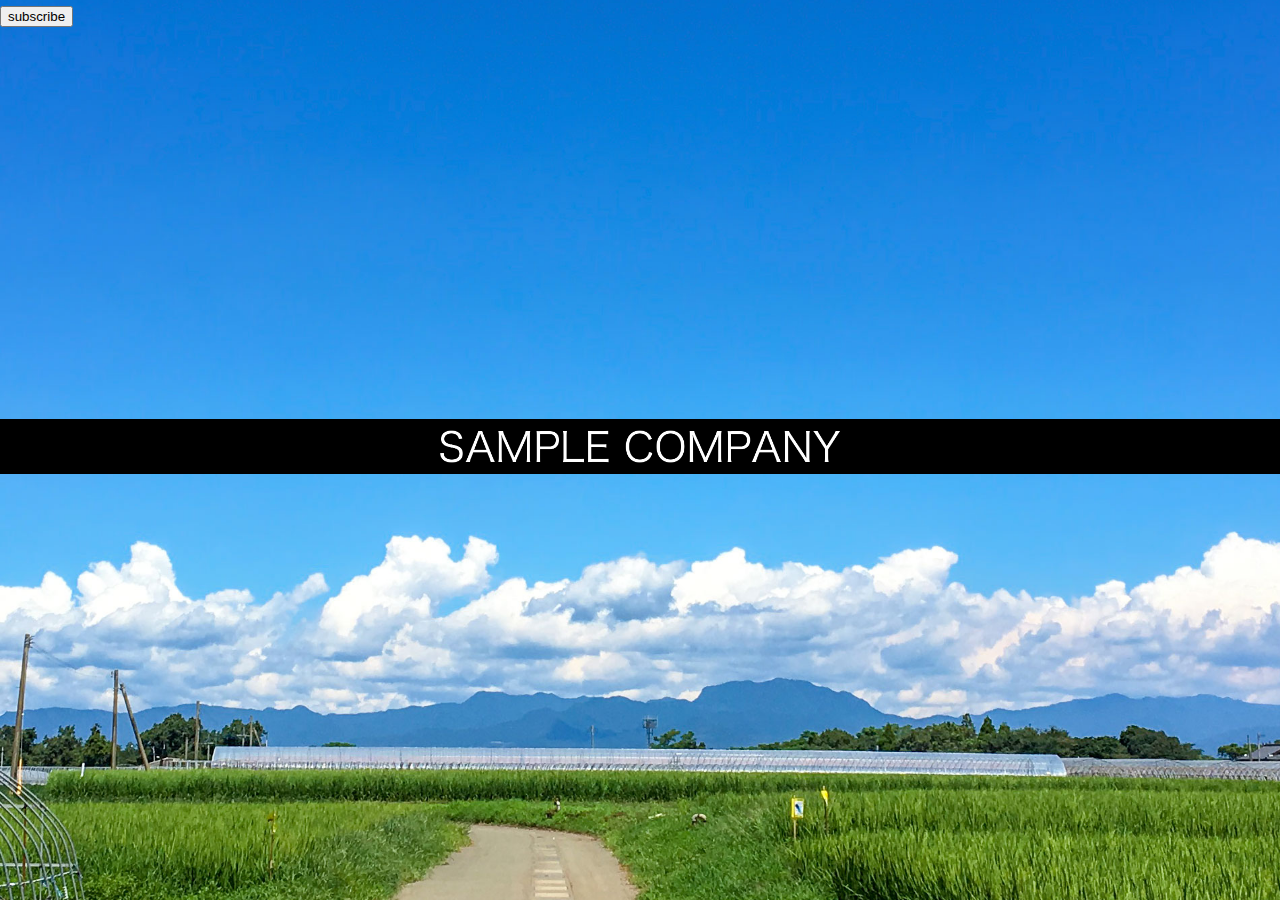
<file: index.html>
<!DOCTYPE html>
<html lang="ja">
<head>
<meta charset="UTF-8">
<meta http-equiv="X-UA-Compatible" content="IE=edge">
<!-- Google Tag Manager -->
<script>(function (w, d, s, l, i) {
  w[l] = w[l] || []; w[l].push({
    'gtm.start':
      new Date().getTime(), event: 'gtm.js'
  }); var f = d.getElementsByTagName(s)[0],
    j = d.createElement(s), dl = l != 'dataLayer' ? '&l=' + l : ''; j.async = true; j.src =
      'https://www.googletagmanager.com/gtm.js?id=' + i + dl; f.parentNode.insertBefore(j, f);
  })(window, document, 'script', 'dataLayer', 'GTM-WZBXDDZ');</script>
<!-- End Google Tag Manager -->
<title>企業・ビジネスサイト向け 無料ホームページテンプレート tp_biz51</title>
<meta name="viewport" content="width=device-width, initial-scale=1">
<meta name="description" content="ここにサイト説明を入れます">
<meta name="keywords" content="キーワード１,キーワード２,キーワード３,キーワード４,キーワード５">
<link rel="stylesheet" href="css/style.css">
<!--[if lt IE 9]>
<script src="https://oss.maxcdn.com/html5shiv/3.7.2/html5shiv.min.js"></script>
<script src="https://oss.maxcdn.com/respond/1.4.2/respond.min.js"></script>
<![endif]-->
</head>

<body class="home">
<!-- Google Tag Manager (noscript) -->
<noscript><iframe src="https://www.googletagmanager.com/ns.html?id=GTM-WZBXDDZ"
height="0" width="0" style="display:none;visibility:hidden"></iframe></noscript>
<!-- End Google Tag Manager (noscript) -->
<input type="button" value="subscribe" onclick="console.log(1); reproio('subscribeToPushNotification')">
<h1 class="logo"><a href="index2.html"><img src="images/logo.png" alt="SAMPLE COMPANY"></a></h1>

</body>
</html>
</file>
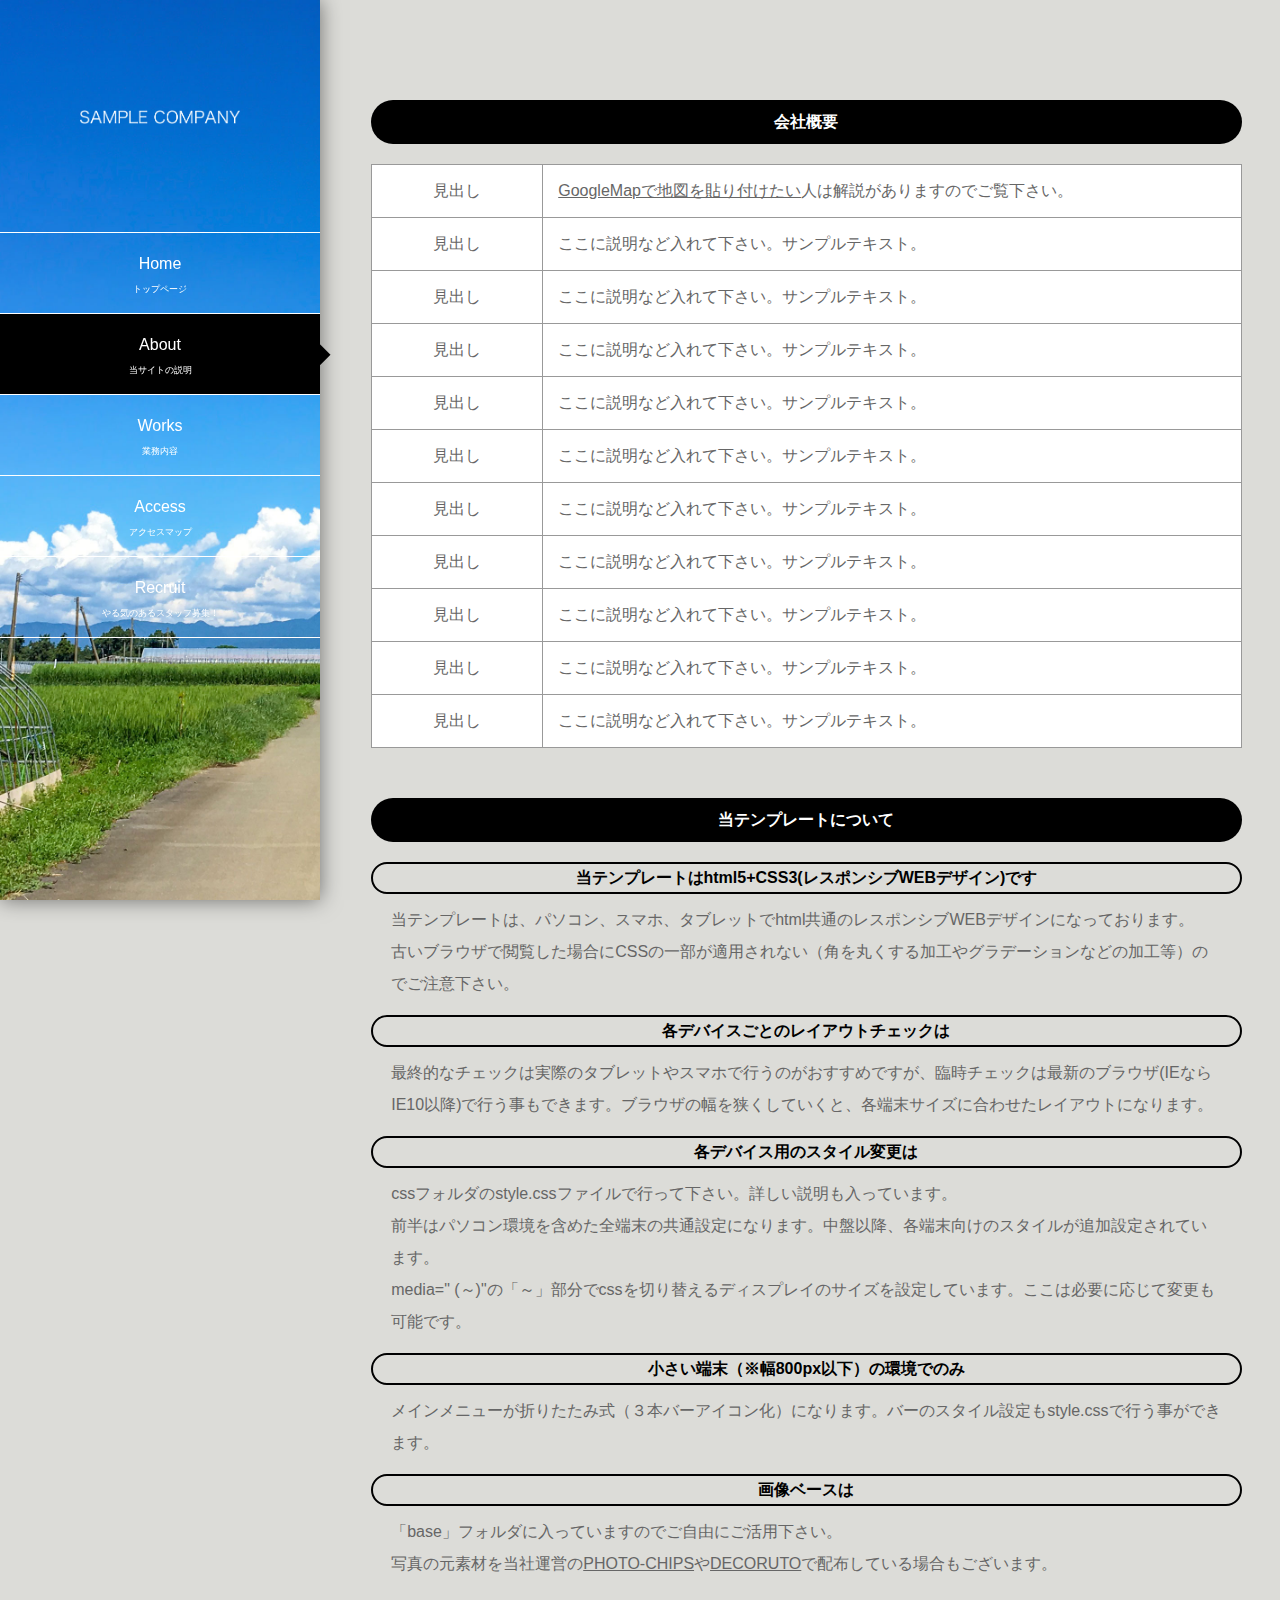
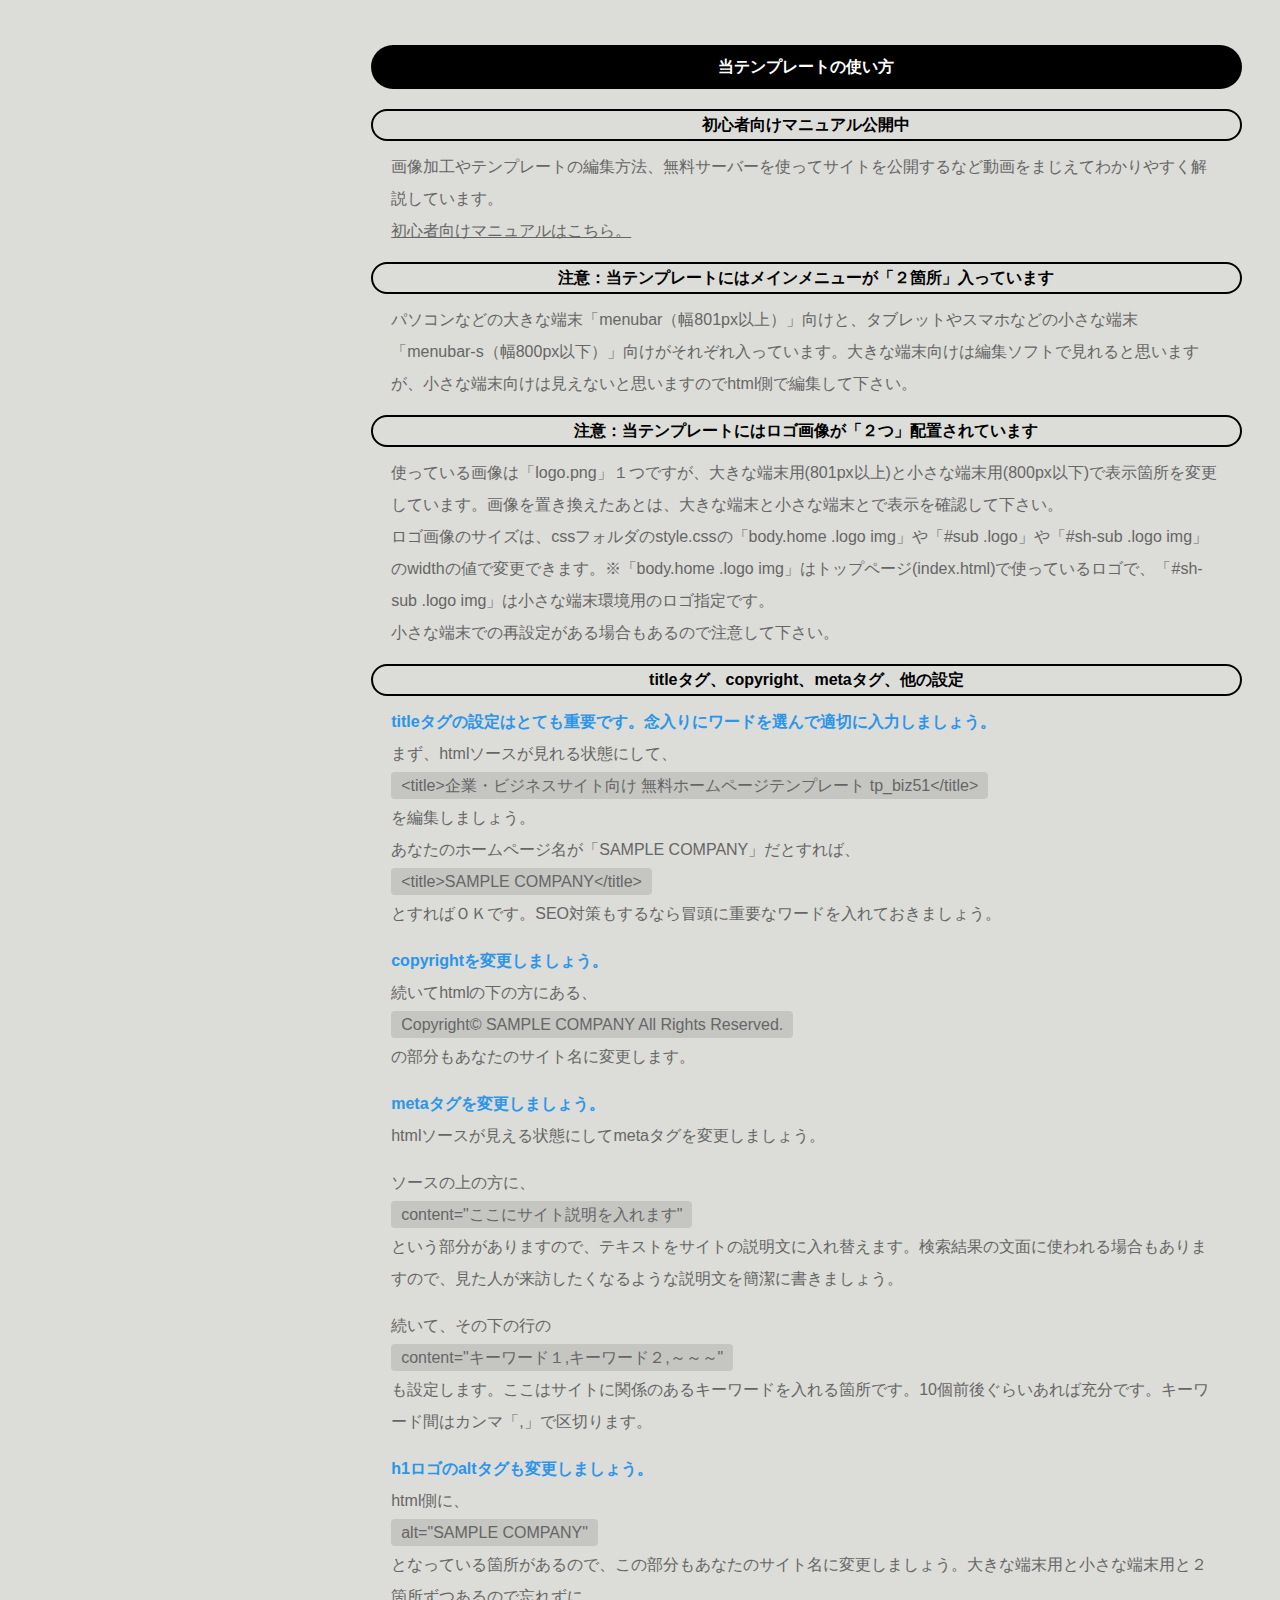
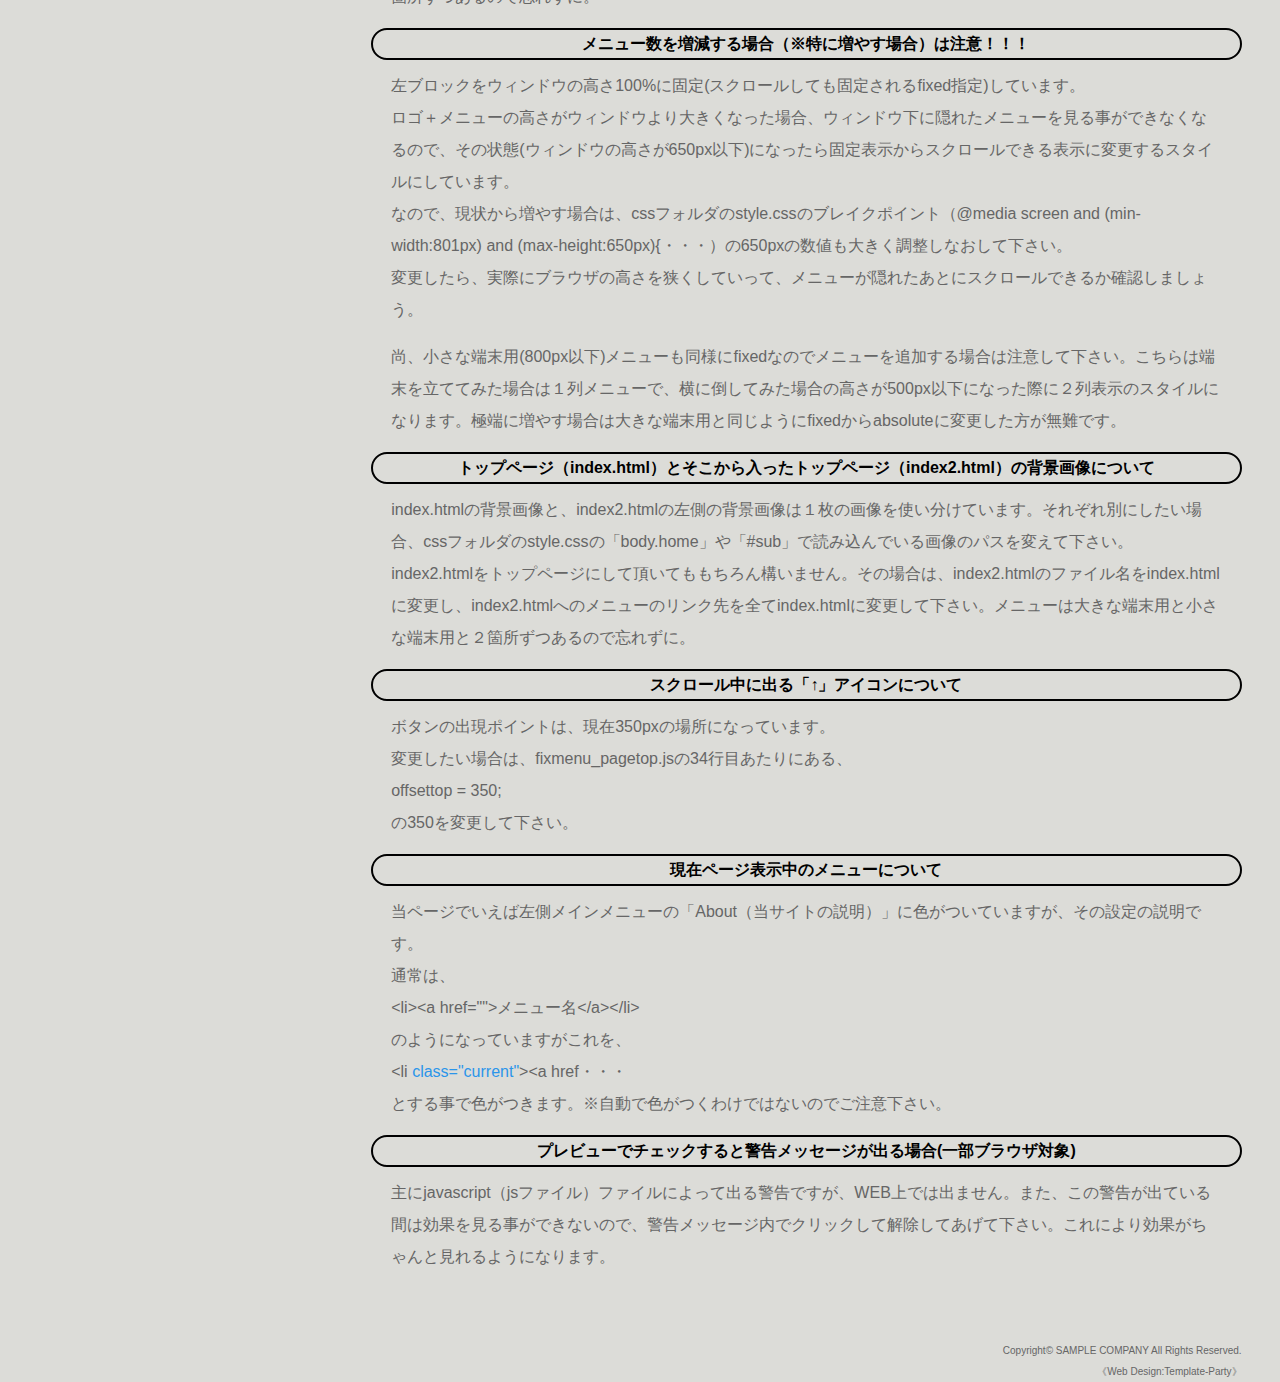
<file: about.html>
<!DOCTYPE html>
<html lang="ja">
<head>
<meta charset="UTF-8">
<meta http-equiv="X-UA-Compatible" content="IE=edge">
<!-- Google Tag Manager -->
<script>(function (w, d, s, l, i) {
  w[l] = w[l] || []; w[l].push({
    'gtm.start':
      new Date().getTime(), event: 'gtm.js'
  }); var f = d.getElementsByTagName(s)[0],
    j = d.createElement(s), dl = l != 'dataLayer' ? '&l=' + l : ''; j.async = true; j.src =
      'https://www.googletagmanager.com/gtm.js?id=' + i + dl; f.parentNode.insertBefore(j, f);
  })(window, document, 'script', 'dataLayer', 'GTM-WZBXDDZ');</script>
<!-- End Google Tag Manager -->
<title>企業・ビジネスサイト向け 無料ホームページテンプレート tp_biz51</title>
<meta name="viewport" content="width=device-width, initial-scale=1">
<meta name="description" content="ここにサイト説明を入れます">
<meta name="keywords" content="キーワード１,キーワード２,キーワード３,キーワード４,キーワード５">
<link rel="stylesheet" href="css/style.css">
<script src="js/openclose.js"></script>
<script src="js/fixmenu_pagetop.js"></script>
<!--[if lt IE 9]>
<script src="https://oss.maxcdn.com/html5shiv/3.7.2/html5shiv.min.js"></script>
<script src="https://oss.maxcdn.com/respond/1.4.2/respond.min.js"></script>
<![endif]-->
</head>

<body>
<!-- Google Tag Manager (noscript) -->
<noscript><iframe src="https://www.googletagmanager.com/ns.html?id=GTM-WZBXDDZ"
height="0" width="0" style="display:none;visibility:hidden"></iframe></noscript>
<!-- End Google Tag Manager (noscript) -->
<div id="container">

<div id="main">

<section>

<h2>会社概要</h2>

<table class="ta1">
<tr>
<th>見出し</th>
<td><a href="http://template-party.com/file/pickup_googlemap.html" target="_blank">GoogleMapで地図を貼り付けたい</a>人は解説がありますのでご覧下さい。</td>
</tr>
<tr>
<th>見出し</th>
<td>ここに説明など入れて下さい。サンプルテキスト。</td>
</tr>
<tr>
<th>見出し</th>
<td>ここに説明など入れて下さい。サンプルテキスト。</td>
</tr>
<tr>
<th>見出し</th>
<td>ここに説明など入れて下さい。サンプルテキスト。</td>
</tr>
<tr>
<th>見出し</th>
<td>ここに説明など入れて下さい。サンプルテキスト。</td>
</tr>
<tr>
<th>見出し</th>
<td>ここに説明など入れて下さい。サンプルテキスト。</td>
</tr>
<tr>
<th>見出し</th>
<td>ここに説明など入れて下さい。サンプルテキスト。</td>
</tr>
<tr>
<th>見出し</th>
<td>ここに説明など入れて下さい。サンプルテキスト。</td>
</tr>
<tr>
<th>見出し</th>
<td>ここに説明など入れて下さい。サンプルテキスト。</td>
</tr>
<tr>
<th>見出し</th>
<td>ここに説明など入れて下さい。サンプルテキスト。</td>
</tr>
<tr>
<th>見出し</th>
<td>ここに説明など入れて下さい。サンプルテキスト。</td>
</tr>
</table>

</section>

<section id="about">

<h2>当テンプレートについて</h2>

<h3>当テンプレートはhtml5+CSS3(レスポンシブWEBデザイン)です</h3>
<p>当テンプレートは、パソコン、スマホ、タブレットでhtml共通のレスポンシブWEBデザインになっております。<br>
古いブラウザで閲覧した場合にCSSの一部が適用されない（角を丸くする加工やグラデーションなどの加工等）のでご注意下さい。</p>

<h3>各デバイスごとのレイアウトチェックは</h3>
<p>最終的なチェックは実際のタブレットやスマホで行うのがおすすめですが、臨時チェックは最新のブラウザ(IEならIE10以降)で行う事もできます。ブラウザの幅を狭くしていくと、各端末サイズに合わせたレイアウトになります。</p>

<h3>各デバイス用のスタイル変更は</h3>
<p>cssフォルダのstyle.cssファイルで行って下さい。詳しい説明も入っています。<br>
前半はパソコン環境を含めた全端末の共通設定になります。中盤以降、各端末向けのスタイルが追加設定されています。<br>
media=&quot; (～)&quot;の「～」部分でcssを切り替えるディスプレイのサイズを設定しています。ここは必要に応じて変更も可能です。</p>

<h3>小さい端末（※幅800px以下）の環境でのみ</h3>
<p>メインメニューが折りたたみ式（３本バーアイコン化）になります。バーのスタイル設定もstyle.cssで行う事ができます。</p>

<h3>画像ベースは</h3>
<p>「base」フォルダに入っていますのでご自由にご活用下さい。<br>
写真の元素材を当社運営の<a href="http://photo-chips.com/">PHOTO-CHIPS</a>や<a href="http://decoruto.com/">DECORUTO</a>で配布している場合もございます。</p>

</section>

<section>

<h2>当テンプレートの使い方</h2>

<h3>初心者向けマニュアル公開中</h3>
<p>画像加工やテンプレートの編集方法、無料サーバーを使ってサイトを公開するなど動画をまじえてわかりやすく解説しています。<br>
<a href="https://template-party.com/tips/index_beginner.html" target="_blank">初心者向けマニュアルはこちら。</a></p>

<h3>注意：当テンプレートにはメインメニューが「２箇所」入っています</h3>
<p>パソコンなどの大きな端末「menubar（幅801px以上）」向けと、タブレットやスマホなどの小さな端末「menubar-s（幅800px以下）」向けがそれぞれ入っています。大きな端末向けは編集ソフトで見れると思いますが、小さな端末向けは見えないと思いますのでhtml側で編集して下さい。</p>

<h3>注意：当テンプレートにはロゴ画像が「２つ」配置されています</h3>
<p>使っている画像は「logo.png」１つですが、大きな端末用(801px以上)と小さな端末用(800px以下)で表示箇所を変更しています。画像を置き換えたあとは、大きな端末と小さな端末とで表示を確認して下さい。<br>
ロゴ画像のサイズは、cssフォルダのstyle.cssの「body.home .logo img」や「#sub .logo」や「#sh-sub .logo img」のwidthの値で変更できます。※「body.home .logo img」はトップページ(index.html)で使っているロゴで、「#sh-sub .logo img」は小さな端末環境用のロゴ指定です。<br>
小さな端末での再設定がある場合もあるので注意して下さい。</p>

<h3>titleタグ、copyright、metaタグ、他の設定</h3>
<p><strong class="color1">titleタグの設定はとても重要です。念入りにワードを選んで適切に入力しましょう。</strong><br>
まず、htmlソースが見れる状態にして、<br>
<span class="look">&lt;title&gt;企業・ビジネスサイト向け 無料ホームページテンプレート tp_biz51&lt;/title&gt;</span><br>
を編集しましょう。<br>
あなたのホームページ名が「SAMPLE COMPANY」だとすれば、<br>
<span class="look">&lt;title&gt;SAMPLE COMPANY&lt;/title&gt;</span><br>
とすればＯＫです。SEO対策もするなら冒頭に重要なワードを入れておきましょう。</p>
<p><strong class="color1">copyrightを変更しましょう。</strong><br>
続いてhtmlの下の方にある、<br>
<span class="look">Copyright&copy; SAMPLE COMPANY All Rights Reserved.</span><br>
の部分もあなたのサイト名に変更します。</p>
<p><strong class="color1">metaタグを変更しましょう。</strong><br>
htmlソースが見える状態にしてmetaタグを変更しましょう。</p>
<p>ソースの上の方に、<br>
<span class="look">content=&quot;ここにサイト説明を入れます&quot;</span><br>
という部分がありますので、テキストをサイトの説明文に入れ替えます。検索結果の文面に使われる場合もありますので、見た人が来訪したくなるような説明文を簡潔に書きましょう。</p>
<p>続いて、その下の行の<br>
<span class="look">content=&quot;キーワード１,キーワード２,～～～&quot;</span><br>
も設定します。ここはサイトに関係のあるキーワードを入れる箇所です。10個前後ぐらいあれば充分です。キーワード間はカンマ「,」で区切ります。</p>
<p><strong class="color1">h1ロゴのaltタグも変更しましょう。</strong><br>
  html側に、<br>
<span class="look">alt=&quot;SAMPLE COMPANY&quot;</span><br>
となっている箇所があるので、この部分もあなたのサイト名に変更しましょう。大きな端末用と小さな端末用と２箇所ずつあるので忘れずに。</p>

<h3>メニュー数を増減する場合（※特に増やす場合）は注意！！！</h3>
<p>左ブロックをウィンドウの高さ100%に固定(スクロールしても固定されるfixed指定)しています。<br>
ロゴ＋メニューの高さがウィンドウより大きくなった場合、ウィンドウ下に隠れたメニューを見る事ができなくなるので、その状態(ウィンドウの高さが650px以下)になったら固定表示からスクロールできる表示に変更するスタイルにしています。<br>
なので、現状から増やす場合は、cssフォルダのstyle.cssのブレイクポイント（@media screen and (min-width:801px) and (max-height:650px){・・・）の650pxの数値も大きく調整しなおして下さい。<br>
変更したら、実際にブラウザの高さを狭くしていって、メニューが隠れたあとにスクロールできるか確認しましょう。</p>
<p>尚、小さな端末用(800px以下)メニューも同様にfixedなのでメニューを追加する場合は注意して下さい。こちらは端末を立ててみた場合は１列メニューで、横に倒してみた場合の高さが500px以下になった際に２列表示のスタイルになります。極端に増やす場合は大きな端末用と同じようにfixedからabsoluteに変更した方が無難です。</p>

<h3>トップページ（index.html）とそこから入ったトップページ（index2.html）の背景画像について</h3>
<p>index.htmlの背景画像と、index2.htmlの左側の背景画像は１枚の画像を使い分けています。それぞれ別にしたい場合、cssフォルダのstyle.cssの「body.home」や「#sub」で読み込んでいる画像のパスを変えて下さい。<br>
index2.htmlをトップページにして頂いてももちろん構いません。その場合は、index2.htmlのファイル名をindex.htmlに変更し、index2.htmlへのメニューのリンク先を全てindex.htmlに変更して下さい。メニューは大きな端末用と小さな端末用と２箇所ずつあるので忘れずに。</p>

<h3>スクロール中に出る「↑」アイコンについて</h3>
<p>ボタンの出現ポイントは、現在350pxの場所になっています。<br>
変更したい場合は、fixmenu_pagetop.jsの34行目あたりにある、<br>
offsettop = 350;<br>
の350を変更して下さい。</p>

<h3>現在ページ表示中のメニューについて</h3>
<p>当ページでいえば左側メインメニューの「About（当サイトの説明）」に色がついていますが、その設定の説明です。<br>
通常は、<br>
&lt;li&gt;&lt;a href=&quot;&quot;&gt;メニュー名&lt;/a&gt;&lt;/li&gt;<br>
のようになっていますがこれを、<br>
&lt;li <span class="color1">class=&quot;current&quot;</span>&gt;&lt;a href・・・<br>
とする事で色がつきます。※自動で色がつくわけではないのでご注意下さい。</p>

<h3>プレビューでチェックすると警告メッセージが出る場合(一部ブラウザ対象)</h3>
<p>主にjavascript（jsファイル）ファイルによって出る警告ですが、WEB上では出ません。また、この警告が出ている間は効果を見る事ができないので、警告メッセージ内でクリックして解除してあげて下さい。これにより効果がちゃんと見れるようになります。</p>

</section>

</div>
<!--/#main-->

<div id="sub">

<h1 class="logo"><a href="index.html"><img src="images/logo.png" alt="SAMPLE COMPANY"></a></h1>

<!--PC用（801px以上端末）メニュー-->
<nav id="menubar">
<ul>
<li><a href="index2.html">Home<span>トップページ</span></a></li>
<li class="current"><a href="about.html">About<span>当サイトの説明</span></a></li>
<li><a href="works.html">Works<span>業務内容</span></a></li>
<li><a href="access.html">Access<span>アクセスマップ</span></a></li>
<li><a href="recruit.html">Recruit<span>やる気のあるスタッフ募集！</span></a></li>
</ul>
</nav>

</div>
<!--/#sub-->

<!--PC用（800px以下端末）環境でのみ表示させるブロック-->

<div id="sh-sub">

<h1 class="logo"><a href="index.html"><img src="images/logo.png" alt="SAMPLE COMPANY"></a></h1>

<!--PC用（800px以下端末）メニュー-->
<ul id="menubar-s">
<li><a href="index2.html">Home<span>トップページ</span></a></li>
<li class="current"><a href="about.html">About<span>当サイトの説明</span></a></li>
<li><a href="works.html">Works<span>業務内容</span></a></li>
<li><a href="access.html">Access<span>アクセスマップ</span></a></li>
<li><a href="recruit.html">Recruit<span>やる気のあるスタッフ募集！</span></a></li>
</ul>

</div>
<!--/#sh-sub-->

<footer>
<small>Copyright&copy; <a href="index.html">SAMPLE COMPANY</a> All Rights Reserved.</small>
<span class="pr"><a href="http://template-party.com/" target="_blank">《Web Design:Template-Party》</a></span>
</footer>

</div>
<!--/#container-->

<!--ページの上部に戻る「↑」ボタン-->
<p class="nav-fix-pos-pagetop"><a href="#">↑</a></p>

<!--メニュー開閉ボタン-->
<div id="menubar_hdr" class="close"></div>
<!--メニューの開閉処理条件設定　800px以下-->
<script>
if (OCwindowWidth() <= 800) {
	open_close("menubar_hdr", "menubar-s");
}
</script>

</body>
</html>
</file>
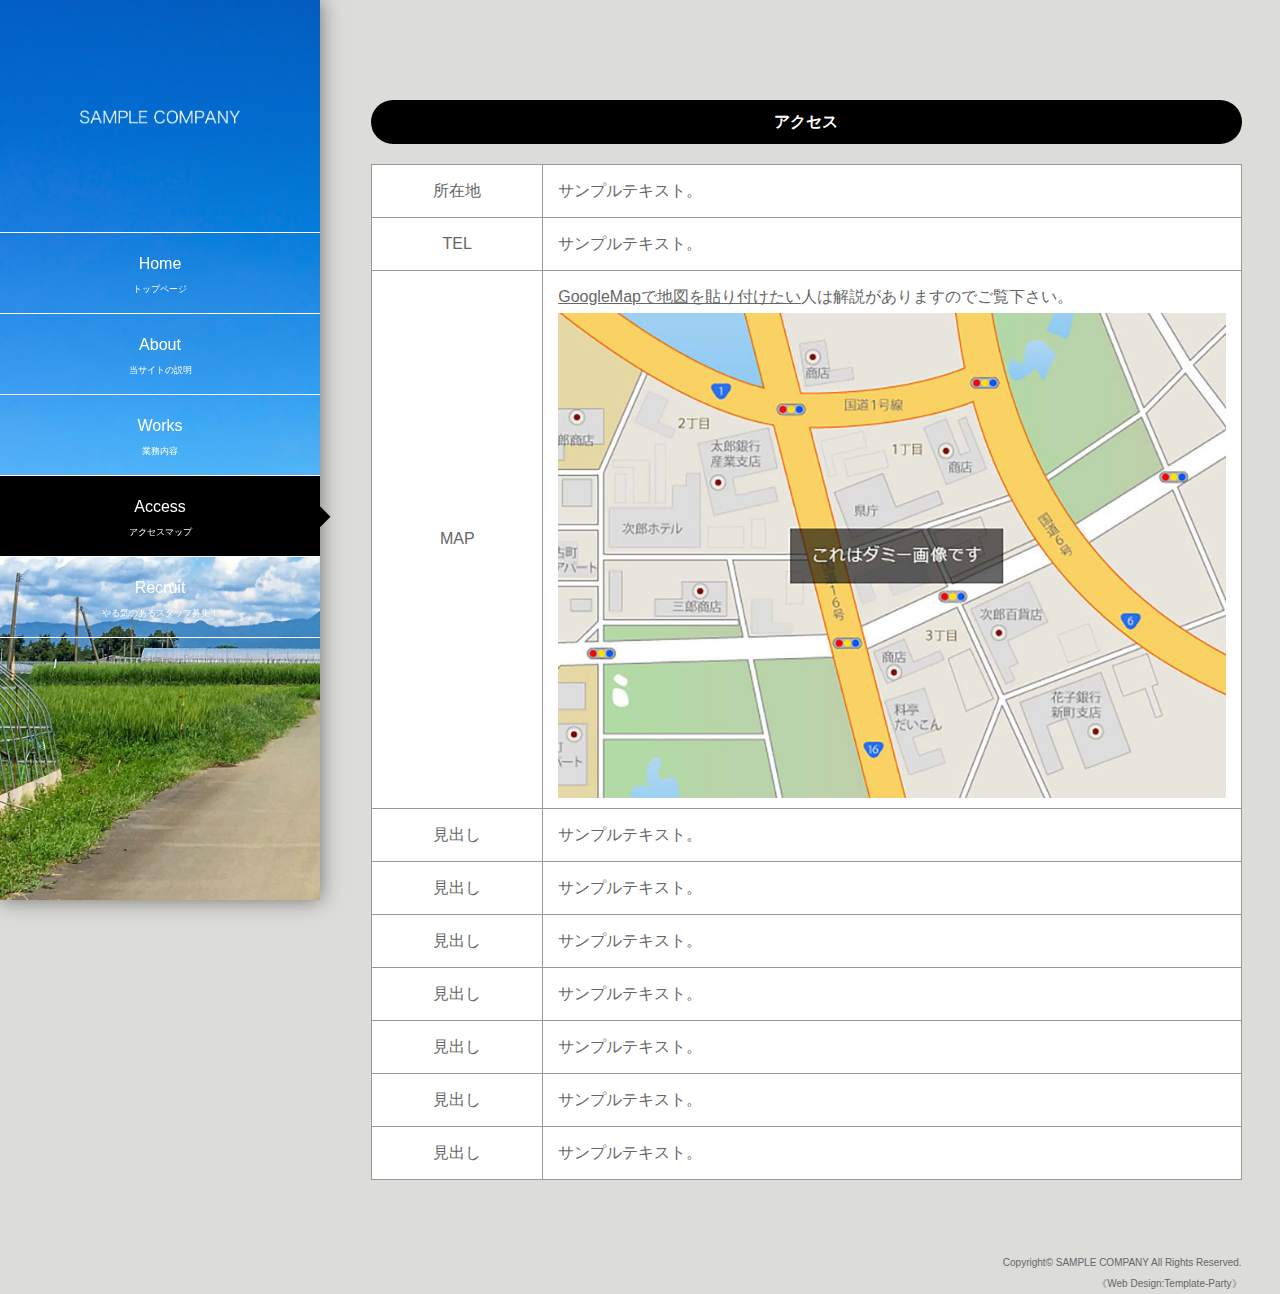
<file: access.html>
<!DOCTYPE html>
<html lang="ja">
<head>
<meta charset="UTF-8">
<meta http-equiv="X-UA-Compatible" content="IE=edge">
<!-- Google Tag Manager -->
<script>(function (w, d, s, l, i) {
	w[l] = w[l] || []; w[l].push({
		'gtm.start':
			new Date().getTime(), event: 'gtm.js'
	}); var f = d.getElementsByTagName(s)[0],
		j = d.createElement(s), dl = l != 'dataLayer' ? '&l=' + l : ''; j.async = true; j.src =
			'https://www.googletagmanager.com/gtm.js?id=' + i + dl; f.parentNode.insertBefore(j, f);
	})(window, document, 'script', 'dataLayer', 'GTM-WZBXDDZ');</script>
<!-- End Google Tag Manager -->
<title>企業・ビジネスサイト向け 無料ホームページテンプレート tp_biz51</title>
<meta name="viewport" content="width=device-width, initial-scale=1">
<meta name="description" content="ここにサイト説明を入れます">
<meta name="keywords" content="キーワード１,キーワード２,キーワード３,キーワード４,キーワード５">
<link rel="stylesheet" href="css/style.css">
<script src="js/openclose.js"></script>
<script src="js/fixmenu_pagetop.js"></script>
<!--[if lt IE 9]>
<script src="https://oss.maxcdn.com/html5shiv/3.7.2/html5shiv.min.js"></script>
<script src="https://oss.maxcdn.com/respond/1.4.2/respond.min.js"></script>
<![endif]-->
</head>

<body>
<!-- Google Tag Manager (noscript) -->
<noscript><iframe src="https://www.googletagmanager.com/ns.html?id=GTM-WZBXDDZ"
height="0" width="0" style="display:none;visibility:hidden"></iframe></noscript>
<!-- End Google Tag Manager (noscript) -->
<div id="container">

<div id="main">

<section>

<h2>アクセス</h2>

<table class="ta1">
<tr>
<th>所在地</th>
<td>サンプルテキスト。</td>
</tr>
<tr>
<th>TEL</th>
<td>サンプルテキスト。</td>
</tr>
<tr>
<th>MAP</th>
<td><a href="http://template-party.com/file/pickup_googlemap.html" target="_blank">GoogleMapで地図を貼り付けたい</a>人は解説がありますのでご覧下さい。<br>
<img src="images/dummy_map.jpg" alt=""></td>
</tr>
<tr>
<th>見出し</th>
<td>サンプルテキスト。</td>
</tr>
<tr>
<th>見出し</th>
<td>サンプルテキスト。</td>
</tr>
<tr>
<th>見出し</th>
<td>サンプルテキスト。</td>
</tr>
<tr>
<th>見出し</th>
<td>サンプルテキスト。</td>
</tr>
<tr>
<th>見出し</th>
<td>サンプルテキスト。</td>
</tr>
<tr>
<th>見出し</th>
<td>サンプルテキスト。</td>
</tr>
<tr>
<th>見出し</th>
<td>サンプルテキスト。</td>
</tr>
</table>

</section>

</div>
<!--/#main-->

<div id="sub">

<h1 class="logo"><a href="index.html"><img src="images/logo.png" alt="SAMPLE COMPANY"></a></h1>

<!--PC用（801px以上端末）メニュー-->
<nav id="menubar">
<ul>
<li><a href="index2.html">Home<span>トップページ</span></a></li>
<li><a href="about.html">About<span>当サイトの説明</span></a></li>
<li><a href="works.html">Works<span>業務内容</span></a></li>
<li class="current"><a href="access.html">Access<span>アクセスマップ</span></a></li>
<li><a href="recruit.html">Recruit<span>やる気のあるスタッフ募集！</span></a></li>
</ul>
</nav>

</div>
<!--/#sub-->

<!--PC用（800px以下端末）環境でのみ表示させるブロック-->

<div id="sh-sub">

<h1 class="logo"><a href="index.html"><img src="images/logo.png" alt="SAMPLE COMPANY"></a></h1>

<!--PC用（800px以下端末）メニュー-->
<ul id="menubar-s">
<li><a href="index2.html">Home<span>トップページ</span></a></li>
<li><a href="about.html">About<span>当サイトの説明</span></a></li>
<li><a href="works.html">Works<span>業務内容</span></a></li>
<li class="current"><a href="access.html">Access<span>アクセスマップ</span></a></li>
<li><a href="recruit.html">Recruit<span>やる気のあるスタッフ募集！</span></a></li>
</ul>

</div>
<!--/#sh-sub-->

<footer>
<small>Copyright&copy; <a href="index.html">SAMPLE COMPANY</a> All Rights Reserved.</small>
<span class="pr"><a href="http://template-party.com/" target="_blank">《Web Design:Template-Party》</a></span>
</footer>

</div>
<!--/#container-->

<!--ページの上部に戻る「↑」ボタン-->
<p class="nav-fix-pos-pagetop"><a href="#">↑</a></p>

<!--メニュー開閉ボタン-->
<div id="menubar_hdr" class="close"></div>
<!--メニューの開閉処理条件設定　800px以下-->
<script>
if (OCwindowWidth() <= 800) {
	open_close("menubar_hdr", "menubar-s");
}
</script>

</body>
</html>
</file>
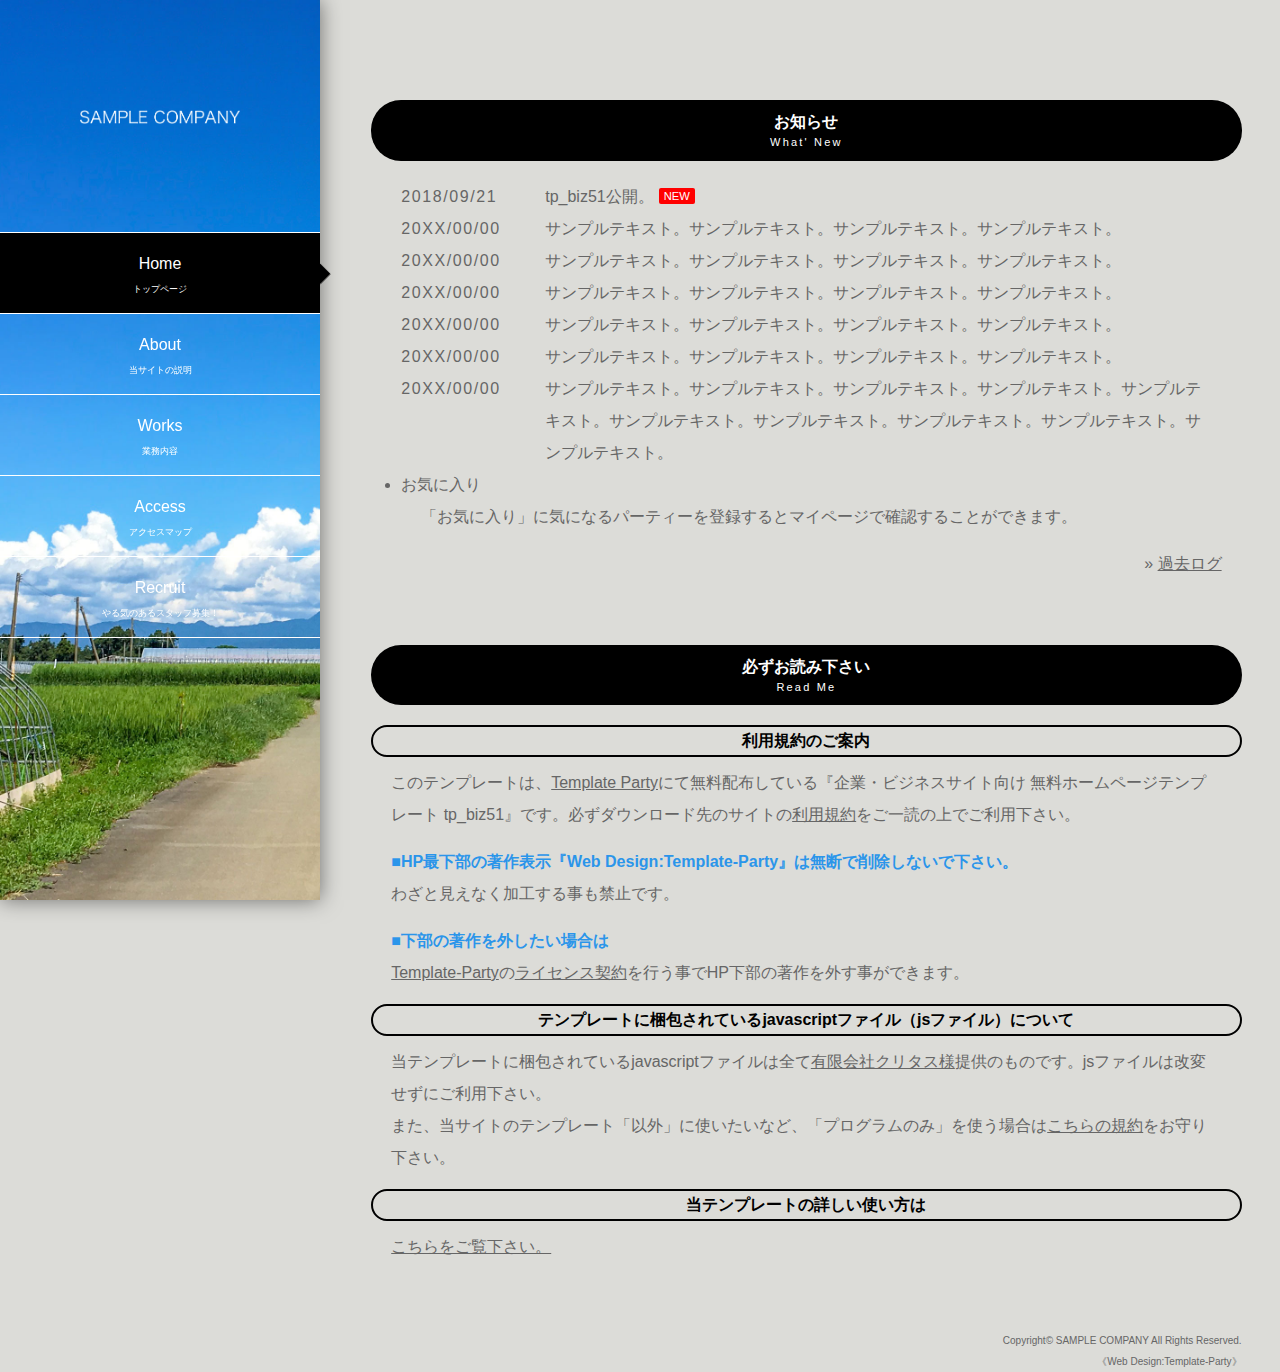
<file: index2.html>
<!DOCTYPE html>
<html lang="ja">
<head>
<meta charset="UTF-8">
<meta http-equiv="X-UA-Compatible" content="IE=edge">
<!-- Google Tag Manager -->
<script>(function (w, d, s, l, i) {
	w[l] = w[l] || []; w[l].push({
		'gtm.start':
			new Date().getTime(), event: 'gtm.js'
	}); var f = d.getElementsByTagName(s)[0],
		j = d.createElement(s), dl = l != 'dataLayer' ? '&l=' + l : ''; j.async = true; j.src =
			'https://www.googletagmanager.com/gtm.js?id=' + i + dl; f.parentNode.insertBefore(j, f);
	})(window, document, 'script', 'dataLayer', 'GTM-WZBXDDZ');</script>
<!-- End Google Tag Manager -->
<title>企業・ビジネスサイト向け 無料ホームページテンプレート tp_biz51</title>
<meta name="viewport" content="width=device-width, initial-scale=1">
<meta name="description" content="ここにサイト説明を入れます">
<meta name="keywords" content="キーワード１,キーワード２,キーワード３,キーワード４,キーワード５">
<link rel="stylesheet" href="css/style.css"><script src="//cdn.reproio.com/js/v4/repro.js" type="text/javascript" charset="utf-8"></script>
<script src="js/openclose.js"></script>
<script src="js/fixmenu_pagetop.js"></script>
<!--[if lt IE 9]>
<script src="https://oss.maxcdn.com/html5shiv/3.7.2/html5shiv.min.js"></script>
<script src="https://oss.maxcdn.com/respond/1.4.2/respond.min.js"></script>
<![endif]-->
<script src="//cdn.reproio.com/js/v4/repro.js" type="text/javascript" charset="utf-8"></script>
</head>

<body>
<!-- Google Tag Manager (noscript) -->
<noscript><iframe src="https://www.googletagmanager.com/ns.html?id=GTM-WZBXDDZ"
height="0" width="0" style="display:none;visibility:hidden"></iframe></noscript>
<!-- End Google Tag Manager (noscript) -->
<div id="container">

<div id="main">

<section id="new">

<h2>お知らせ<span>What' New</span></h2>
<dl>
<dt>2018/09/21</dt>
<dd>tp_biz51公開。<span class="newicon">NEW</span></dd>
<dt>20XX/00/00</dt>
<dd>サンプルテキスト。サンプルテキスト。サンプルテキスト。サンプルテキスト。</dd>
<dt>20XX/00/00</dt>
<dd>サンプルテキスト。サンプルテキスト。サンプルテキスト。サンプルテキスト。</dd>
<dt>20XX/00/00</dt>
<dd>サンプルテキスト。サンプルテキスト。サンプルテキスト。サンプルテキスト。</dd>
<dt>20XX/00/00</dt>
<dd>サンプルテキスト。サンプルテキスト。サンプルテキスト。サンプルテキスト。</dd>
<dt>20XX/00/00</dt>
<dd>サンプルテキスト。サンプルテキスト。サンプルテキスト。サンプルテキスト。</dd>
<dt>20XX/00/00</dt>
<dd>サンプルテキスト。サンプルテキスト。サンプルテキスト。サンプルテキスト。サンプルテキスト。サンプルテキスト。サンプルテキスト。サンプルテキスト。サンプルテキスト。サンプルテキスト。</dd>
<li class="favo">
	<span class="btn btn-ikitaiList">お気に入り</span>
	<div class="ikitaiTxt">
		<p>「お気に入り」に気になるパーティーを登録するとマイページで確認することができます。</p>
	</div>
</li>
</dl>
<p class="r">&raquo;&nbsp;<a href="#">過去ログ</a></p>

</section>
<!--/#new-->

<section>

<h2>必ずお読み下さい<span>Read Me</span></h2>

<h3>利用規約のご案内</h3>
<p>このテンプレートは、<a href="http://template-party.com/">Template Party</a>にて無料配布している『企業・ビジネスサイト向け 無料ホームページテンプレート tp_biz51』です。必ずダウンロード先のサイトの<a href="http://template-party.com/read.html">利用規約</a>をご一読の上でご利用下さい。</p>
<p><strong class="color1">■HP最下部の著作表示『Web Design:Template-Party』は無断で削除しないで下さい。</strong><br>
わざと見えなく加工する事も禁止です。</p>
<p><strong class="color1">■下部の著作を外したい場合は</strong><br>
<a href="http://template-party.com/">Template-Party</a>の<a href="http://template-party.com/member.html">ライセンス契約</a>を行う事でHP下部の著作を外す事ができます。</p>
<h3>テンプレートに梱包されているjavascriptファイル（jsファイル）について</h3>
<p>当テンプレートに梱包されているjavascriptファイルは全て<a href="http://www.crytus.co.jp/">有限会社クリタス様</a>提供のものです。jsファイルは改変せずにご利用下さい。<br>
また、当サイトのテンプレート「以外」に使いたいなど、「プログラムのみ」を使う場合は<a href="http://template-party.com/free_program/openclose_license.html">こちらの規約</a>をお守り下さい。</p>

<h3>当テンプレートの詳しい使い方は</h3>
<p><a href="about.html#about">こちらをご覧下さい。</a></p>

</section>

</div>
<!--/#main-->

<div id="sub">

<h1 class="logo"><a href="index.html"><img src="images/logo.png" alt="SAMPLE COMPANY"></a></h1>

<!--PC用（801px以上端末）メニュー-->
<nav id="menubar">
<ul>
<li class="current"><a href="index2.html">Home<span>トップページ</span></a></li>
<li><a href="about.html">About<span>当サイトの説明</span></a></li>
<li><a href="works.html">Works<span>業務内容</span></a></li>
<li><a href="access.html">Access<span>アクセスマップ</span></a></li>
<li><a href="recruit.html">Recruit<span>やる気のあるスタッフ募集！</span></a></li>
</ul>
</nav>

</div>
<!--/#sub-->

<!--PC用（800px以下端末）環境でのみ表示させるブロック-->

<div id="sh-sub">

<h1 class="logo"><a href="index.html"><img src="images/logo.png" alt="SAMPLE COMPANY"></a></h1>

<!--PC用（800px以下端末）メニュー-->
<ul id="menubar-s">
<li class="current"><a href="index2.html">Home<span>トップページ</span></a></li>
<li><a href="about.html">About<span>当サイトの説明</span></a></li>
<li><a href="works.html">Works<span>業務内容</span></a></li>
<li><a href="access.html">Access<span>アクセスマップ</span></a></li>
<li><a href="recruit.html">Recruit<span>やる気のあるスタッフ募集！</span></a></li>
</ul>

</div>
<!--/#sh-sub-->

<footer>
<small>Copyright&copy; <a href="index.html">SAMPLE COMPANY</a> All Rights Reserved.</small>
<span class="pr"><a href="http://template-party.com/" target="_blank">《Web Design:Template-Party》</a></span>
</footer>

</div>
<!--/#container-->

<!--ページの上部に戻る「↑」ボタン-->
<p class="nav-fix-pos-pagetop"><a href="#">↑</a></p>

<!--メニュー開閉ボタン-->
<div id="menubar_hdr" class="close"></div>
<!--メニューの開閉処理条件設定　800px以下-->
<script>
if (OCwindowWidth() <= 800) {
	open_close("menubar_hdr", "menubar-s");
}
</script>

<noscript>JavaScriptはOFFです。</noscript>

<script type="text/javascript">
	repro.track("Web view event");
</script>
</body>
</html>
</file>
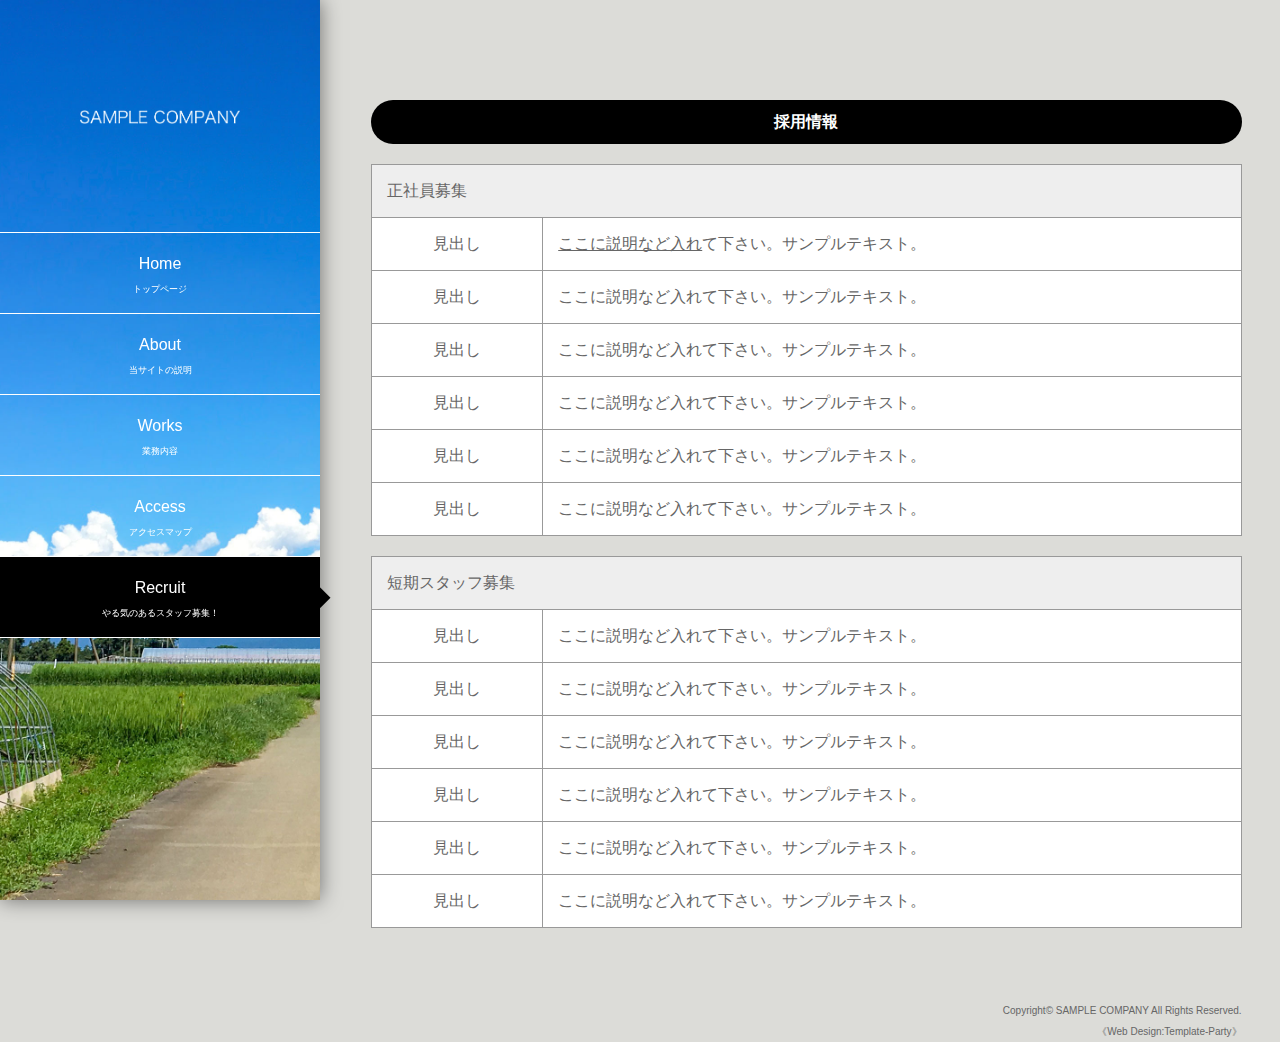
<file: recruit.html>
<!DOCTYPE html>
<html lang="ja">
<head>
<meta charset="UTF-8">
<meta http-equiv="X-UA-Compatible" content="IE=edge">
<!-- Google Tag Manager -->
<script>(function (w, d, s, l, i) {
	w[l] = w[l] || []; w[l].push({
		'gtm.start':
			new Date().getTime(), event: 'gtm.js'
	}); var f = d.getElementsByTagName(s)[0],
		j = d.createElement(s), dl = l != 'dataLayer' ? '&l=' + l : ''; j.async = true; j.src =
			'https://www.googletagmanager.com/gtm.js?id=' + i + dl; f.parentNode.insertBefore(j, f);
	})(window, document, 'script', 'dataLayer', 'GTM-WZBXDDZ');</script>
<!-- End Google Tag Manager -->
<title>企業・ビジネスサイト向け 無料ホームページテンプレート tp_biz51</title>
<meta name="viewport" content="width=device-width, initial-scale=1">
<meta name="description" content="ここにサイト説明を入れます">
<meta name="keywords" content="キーワード１,キーワード２,キーワード３,キーワード４,キーワード５">
<link rel="stylesheet" href="css/style.css">
<script src="js/openclose.js"></script>
<script src="js/fixmenu_pagetop.js"></script>
<!--[if lt IE 9]>
<script src="https://oss.maxcdn.com/html5shiv/3.7.2/html5shiv.min.js"></script>
<script src="https://oss.maxcdn.com/respond/1.4.2/respond.min.js"></script>
<![endif]-->
</head>

<body>
<!-- Google Tag Manager (noscript) -->
<noscript><iframe src="https://www.googletagmanager.com/ns.html?id=GTM-WZBXDDZ"
height="0" width="0" style="display:none;visibility:hidden"></iframe></noscript>
<!-- End Google Tag Manager (noscript) -->
<div id="container">

<div id="main">

<section>

<h2>採用情報</h2>

<table class="ta1">
<tr>
<th colspan="2" class="tamidashi">正社員募集</th>
</tr>
<tr>
<th>見出し</th>
<td><a href="#">ここに説明など入れ</a>て下さい。サンプルテキスト。</td>
</tr>
<tr>
<th>見出し</th>
<td>ここに説明など入れて下さい。サンプルテキスト。</td>
</tr>
<tr>
<th>見出し</th>
<td>ここに説明など入れて下さい。サンプルテキスト。</td>
</tr>
<tr>
<th>見出し</th>
<td>ここに説明など入れて下さい。サンプルテキスト。</td>
</tr>
<tr>
<th>見出し</th>
<td>ここに説明など入れて下さい。サンプルテキスト。</td>
</tr>
<tr>
<th>見出し</th>
<td>ここに説明など入れて下さい。サンプルテキスト。</td>
</tr>
</table>

<table class="ta1">
<tr>
<th colspan="2" class="tamidashi">短期スタッフ募集</th>
</tr>
<tr>
<th>見出し</th>
<td>ここに説明など入れて下さい。サンプルテキスト。</td>
</tr>
<tr>
<th>見出し</th>
<td>ここに説明など入れて下さい。サンプルテキスト。</td>
</tr>
<tr>
<th>見出し</th>
<td>ここに説明など入れて下さい。サンプルテキスト。</td>
</tr>
<tr>
<th>見出し</th>
<td>ここに説明など入れて下さい。サンプルテキスト。</td>
</tr>
<tr>
<th>見出し</th>
<td>ここに説明など入れて下さい。サンプルテキスト。</td>
</tr>
<tr>
<th>見出し</th>
<td>ここに説明など入れて下さい。サンプルテキスト。</td>
</tr>
</table>

</section>

</div>
<!--/#main-->

<div id="sub">

<h1 class="logo"><a href="index.html"><img src="images/logo.png" alt="SAMPLE COMPANY"></a></h1>

<!--PC用（801px以上端末）メニュー-->
<nav id="menubar">
<ul>
<li><a href="index2.html">Home<span>トップページ</span></a></li>
<li><a href="about.html">About<span>当サイトの説明</span></a></li>
<li><a href="works.html">Works<span>業務内容</span></a></li>
<li><a href="access.html">Access<span>アクセスマップ</span></a></li>
<li class="current"><a href="recruit.html">Recruit<span>やる気のあるスタッフ募集！</span></a></li>
</ul>
</nav>

</div>
<!--/#sub-->

<!--PC用（800px以下端末）環境でのみ表示させるブロック-->

<div id="sh-sub">

<h1 class="logo"><a href="index.html"><img src="images/logo.png" alt="SAMPLE COMPANY"></a></h1>

<!--PC用（800px以下端末）メニュー-->
<ul id="menubar-s">
<li><a href="index2.html">Home<span>トップページ</span></a></li>
<li><a href="about.html">About<span>当サイトの説明</span></a></li>
<li><a href="works.html">Works<span>業務内容</span></a></li>
<li><a href="access.html">Access<span>アクセスマップ</span></a></li>
<li class="current"><a href="recruit.html">Recruit<span>やる気のあるスタッフ募集！</span></a></li>
</ul>

</div>
<!--/#sh-sub-->

<footer>
<small>Copyright&copy; <a href="index.html">SAMPLE COMPANY</a> All Rights Reserved.</small>
<span class="pr"><a href="http://template-party.com/" target="_blank">《Web Design:Template-Party》</a></span>
</footer>

</div>
<!--/#container-->

<!--ページの上部に戻る「↑」ボタン-->
<p class="nav-fix-pos-pagetop"><a href="#">↑</a></p>

<!--メニュー開閉ボタン-->
<div id="menubar_hdr" class="close"></div>
<!--メニューの開閉処理条件設定　800px以下-->
<script>
if (OCwindowWidth() <= 800) {
	open_close("menubar_hdr", "menubar-s");
}
</script>

</body>
</html>
</file>
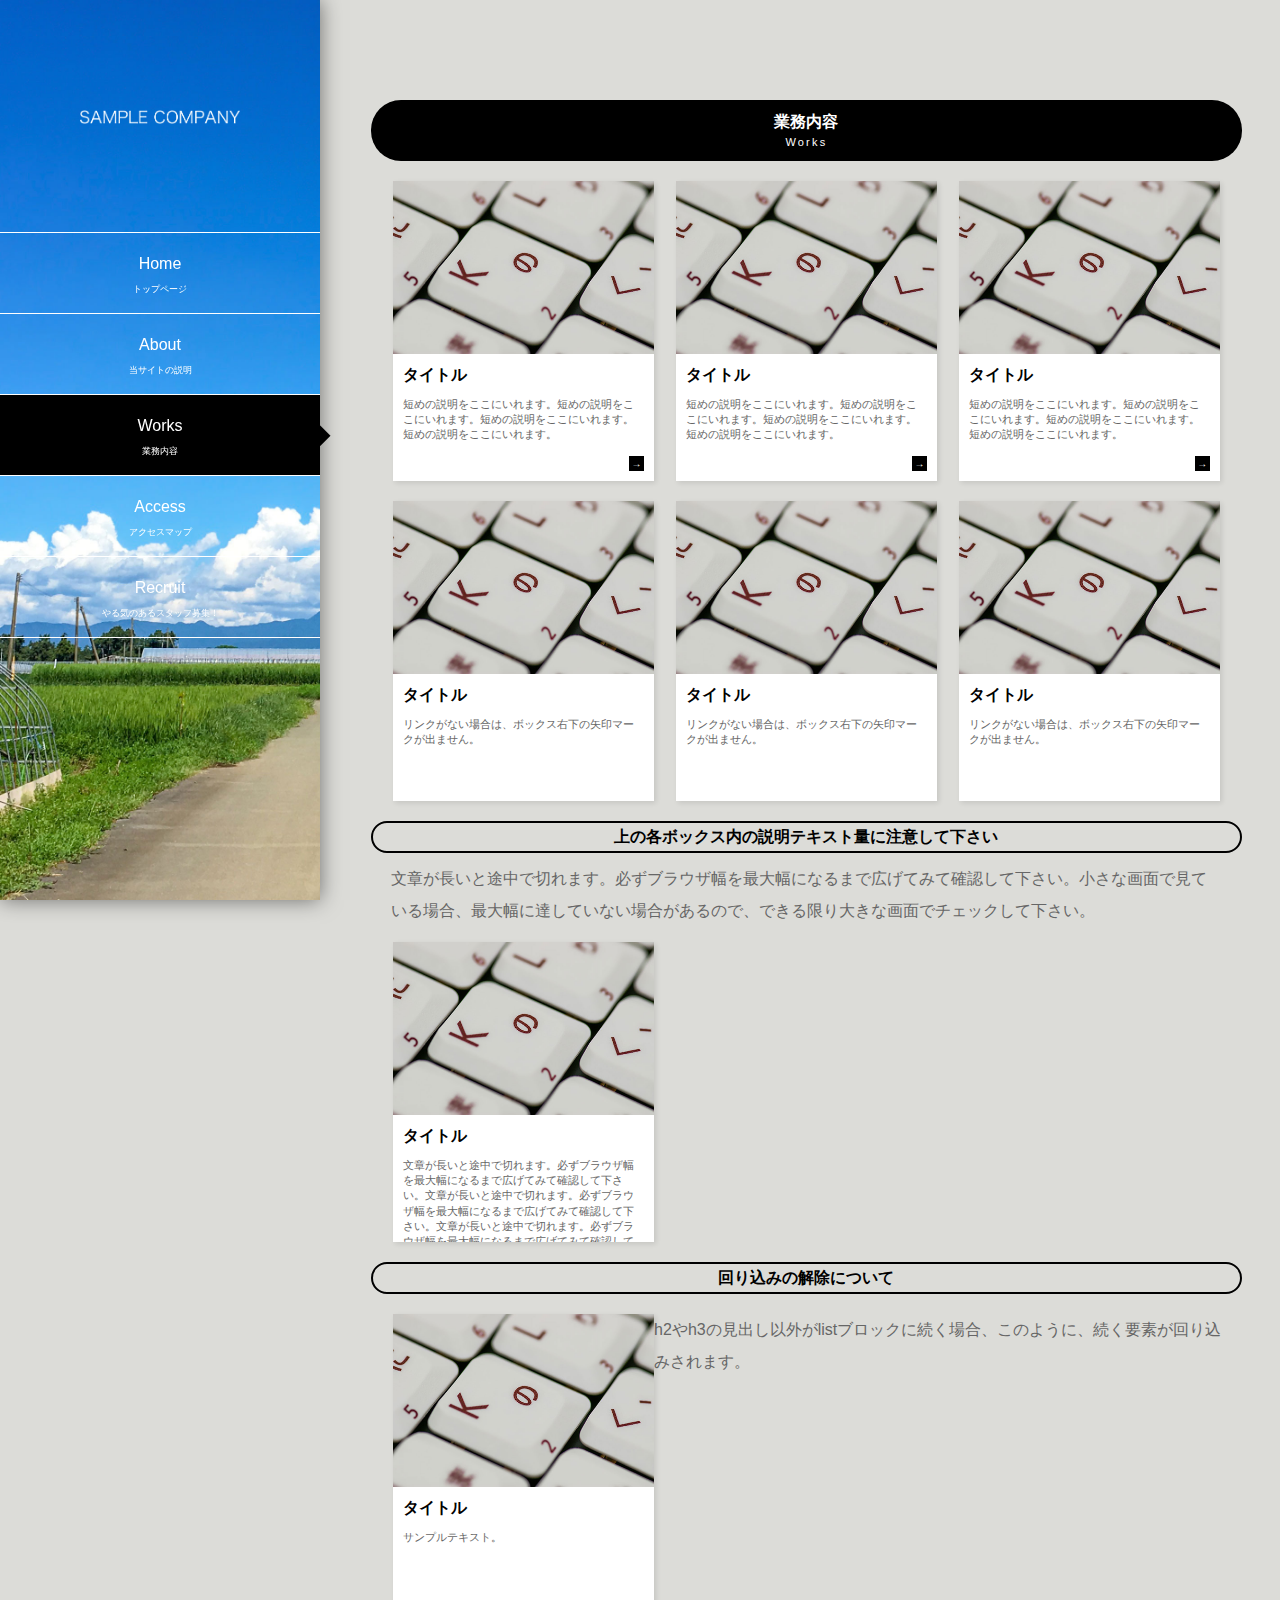
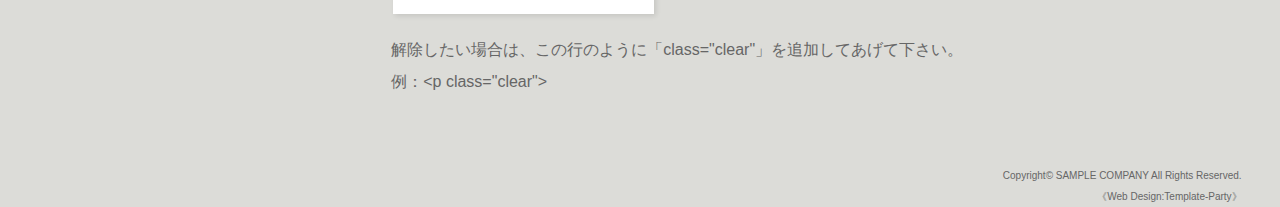
<file: works.html>
<!DOCTYPE html>
<html lang="ja">
<head>
<meta charset="UTF-8">
<meta http-equiv="X-UA-Compatible" content="IE=edge">
<!-- Google Tag Manager -->
<script>(function (w, d, s, l, i) {
	w[l] = w[l] || []; w[l].push({
		'gtm.start':
			new Date().getTime(), event: 'gtm.js'
	}); var f = d.getElementsByTagName(s)[0],
		j = d.createElement(s), dl = l != 'dataLayer' ? '&l=' + l : ''; j.async = true; j.src =
			'https://www.googletagmanager.com/gtm.js?id=' + i + dl; f.parentNode.insertBefore(j, f);
	})(window, document, 'script', 'dataLayer', 'GTM-WZBXDDZ');</script>
<!-- End Google Tag Manager -->
<title>企業・ビジネスサイト向け 無料ホームページテンプレート tp_biz51</title>
<meta name="viewport" content="width=device-width, initial-scale=1">
<meta name="description" content="ここにサイト説明を入れます">
<meta name="keywords" content="キーワード１,キーワード２,キーワード３,キーワード４,キーワード５">
<link rel="stylesheet" href="css/style.css">
<script src="js/openclose.js"></script>
<script src="js/fixmenu_pagetop.js"></script>
<!--[if lt IE 9]>
<script src="https://oss.maxcdn.com/html5shiv/3.7.2/html5shiv.min.js"></script>
<script src="https://oss.maxcdn.com/respond/1.4.2/respond.min.js"></script>
<![endif]-->
</head>

<body>
<!-- Google Tag Manager (noscript) -->
<noscript><iframe src="https://www.googletagmanager.com/ns.html?id=GTM-WZBXDDZ"
height="0" width="0" style="display:none;visibility:hidden"></iframe></noscript>
<!-- End Google Tag Manager (noscript) -->
<div id="container">

<div id="main">

<section>

<h2>業務内容<span>Works</span></h2>

<div class="list">
<a href="works2.html">
<figure><img src="images/sample1.jpg" alt="タイトル"></figure>
<h4>タイトル</h4>
<p>短めの説明をここにいれます。短めの説明をここにいれます。短めの説明をここにいれます。短めの説明をここにいれます。</p>
</a>
</div>

<div class="list">
<a href="works2.html">
<figure><img src="images/sample1.jpg" alt="タイトル"></figure>
<h4>タイトル</h4>
<p>短めの説明をここにいれます。短めの説明をここにいれます。短めの説明をここにいれます。短めの説明をここにいれます。</p>
</a>
</div>

<div class="list">
<a href="works2.html">
<figure><img src="images/sample1.jpg" alt="タイトル"></figure>
<h4>タイトル</h4>
<p>短めの説明をここにいれます。短めの説明をここにいれます。短めの説明をここにいれます。短めの説明をここにいれます。</p>
</a>
</div>

<div class="list">
<figure><img src="images/sample1.jpg" alt="タイトル"></figure>
<h4>タイトル</h4>
<p>リンクがない場合は、ボックス右下の矢印マークが出ません。</p>
</div>

<div class="list">
<figure><img src="images/sample1.jpg" alt="タイトル"></figure>
<h4>タイトル</h4>
<p>リンクがない場合は、ボックス右下の矢印マークが出ません。</p>
</div>

<div class="list">
<figure><img src="images/sample1.jpg" alt="タイトル"></figure>
<h4>タイトル</h4>
<p>リンクがない場合は、ボックス右下の矢印マークが出ません。</p>
</div>

<h3>上の各ボックス内の説明テキスト量に注意して下さい</h3>
<p>文章が長いと途中で切れます。必ずブラウザ幅を最大幅になるまで広げてみて確認して下さい。小さな画面で見ている場合、最大幅に達していない場合があるので、できる限り大きな画面でチェックして下さい。</p>

<div class="list">
<figure><img src="images/sample1.jpg" alt="タイトル"></figure>
<h4>タイトル</h4>
<p>文章が長いと途中で切れます。必ずブラウザ幅を最大幅になるまで広げてみて確認して下さい。文章が長いと途中で切れます。必ずブラウザ幅を最大幅になるまで広げてみて確認して下さい。文章が長いと途中で切れます。必ずブラウザ幅を最大幅になるまで広げてみて確認して下さい。文章が長いと途中で切れます。必ずブラウザ幅を最大幅になるまで広げてみて確認して下さい。</p>
</div>

<h3>回り込みの解除について</h3>

<div class="list">
<figure><img src="images/sample1.jpg" alt="タイトル"></figure>
<h4>タイトル</h4>
<p>サンプルテキスト。</p>
</div>

<p>h2やh3の見出し以外がlistブロックに続く場合、このように、続く要素が回り込みされます。</p>

<p class="clear">解除したい場合は、この行のように「class=&quot;clear&quot;」を追加してあげて下さい。<br>
例：&lt;p class=&quot;clear&quot;&gt;</p>

</section>

</div>
<!--/#main-->

<div id="sub">

<h1 class="logo"><a href="index.html"><img src="images/logo.png" alt="SAMPLE COMPANY"></a></h1>

<!--PC用（801px以上端末）メニュー-->
<nav id="menubar">
<ul>
<li><a href="index2.html">Home<span>トップページ</span></a></li>
<li><a href="about.html">About<span>当サイトの説明</span></a></li>
<li class="current"><a href="works.html">Works<span>業務内容</span></a></li>
<li><a href="access.html">Access<span>アクセスマップ</span></a></li>
<li><a href="recruit.html">Recruit<span>やる気のあるスタッフ募集！</span></a></li>
</ul>
</nav>

</div>
<!--/#sub-->

<!--PC用（800px以下端末）環境でのみ表示させるブロック-->

<div id="sh-sub">

<h1 class="logo"><a href="index.html"><img src="images/logo.png" alt="SAMPLE COMPANY"></a></h1>

<!--PC用（800px以下端末）メニュー-->
<ul id="menubar-s">
<li><a href="index2.html">Home<span>トップページ</span></a></li>
<li><a href="about.html">About<span>当サイトの説明</span></a></li>
<li class="current"><a href="works.html">Works<span>業務内容</span></a></li>
<li><a href="access.html">Access<span>アクセスマップ</span></a></li>
<li><a href="recruit.html">Recruit<span>やる気のあるスタッフ募集！</span></a></li>
</ul>

</div>
<!--/#sh-sub-->

<footer>
<small>Copyright&copy; <a href="index.html">SAMPLE COMPANY</a> All Rights Reserved.</small>
<span class="pr"><a href="http://template-party.com/" target="_blank">《Web Design:Template-Party》</a></span>
</footer>

</div>
<!--/#container-->

<!--ページの上部に戻る「↑」ボタン-->
<p class="nav-fix-pos-pagetop"><a href="#">↑</a></p>

<!--メニュー開閉ボタン-->
<div id="menubar_hdr" class="close"></div>
<!--メニューの開閉処理条件設定　800px以下-->
<script>
if (OCwindowWidth() <= 800) {
	open_close("menubar_hdr", "menubar-s");
}
</script>

</body>
</html>
</file>
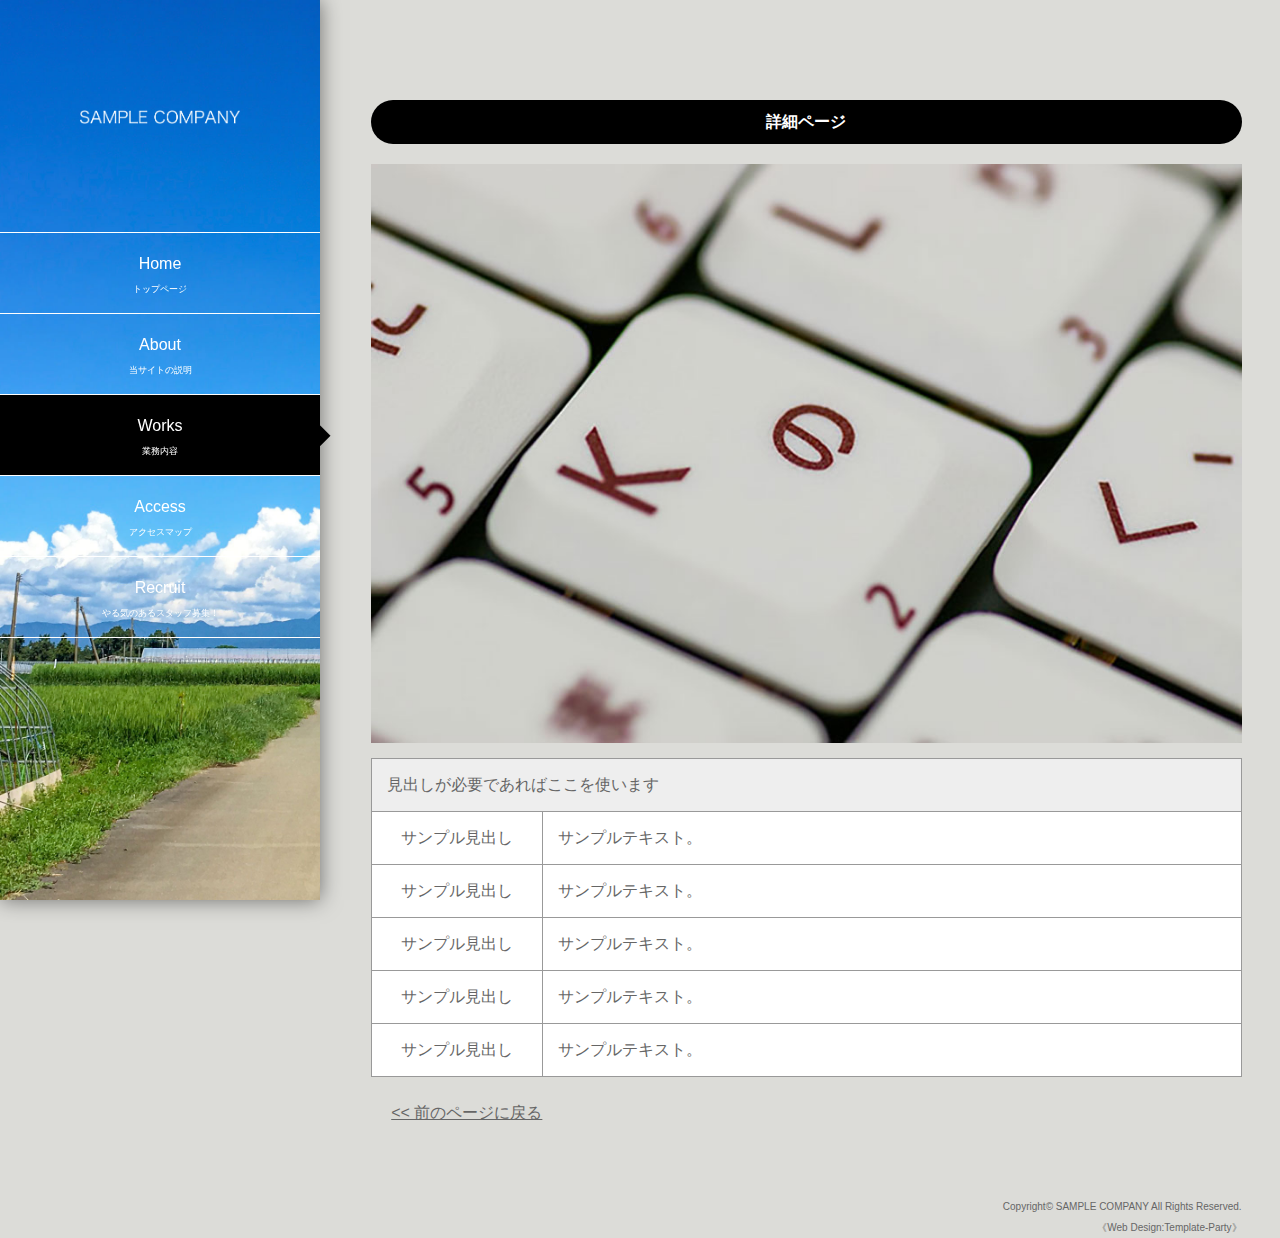
<file: works2.html>
<!DOCTYPE html>
<html lang="ja">
<head>
<meta charset="UTF-8">
<meta http-equiv="X-UA-Compatible" content="IE=edge">
<!-- Google Tag Manager -->
<script>(function (w, d, s, l, i) {
	w[l] = w[l] || []; w[l].push({
		'gtm.start':
			new Date().getTime(), event: 'gtm.js'
	}); var f = d.getElementsByTagName(s)[0],
		j = d.createElement(s), dl = l != 'dataLayer' ? '&l=' + l : ''; j.async = true; j.src =
			'https://www.googletagmanager.com/gtm.js?id=' + i + dl; f.parentNode.insertBefore(j, f);
	})(window, document, 'script', 'dataLayer', 'GTM-WZBXDDZ');</script>
<!-- End Google Tag Manager -->
<title>企業・ビジネスサイト向け 無料ホームページテンプレート tp_biz51</title>
<meta name="viewport" content="width=device-width, initial-scale=1">
<meta name="description" content="ここにサイト説明を入れます">
<meta name="keywords" content="キーワード１,キーワード２,キーワード３,キーワード４,キーワード５">
<link rel="stylesheet" href="css/style.css">
<script src="js/openclose.js"></script>
<script src="js/fixmenu_pagetop.js"></script>
<!--[if lt IE 9]>
<script src="https://oss.maxcdn.com/html5shiv/3.7.2/html5shiv.min.js"></script>
<script src="https://oss.maxcdn.com/respond/1.4.2/respond.min.js"></script>
<![endif]-->
</head>

<body>
<!-- Google Tag Manager (noscript) -->
<noscript><iframe src="https://www.googletagmanager.com/ns.html?id=GTM-WZBXDDZ"
height="0" width="0" style="display:none;visibility:hidden"></iframe></noscript>
<!-- End Google Tag Manager (noscript) -->
<div id="container">

<div id="main">

<article>

<h2>詳細ページ</h2>

<figure class="mb15 c">
<img src="images/sample1.jpg" alt="写真の説明を入れます">
</figure>

<table class="ta1">
<tr>
<th colspan="2" class="tamidashi">見出しが必要であればここを使います</th>
</tr>
<tr>
<th>サンプル見出し</th>
<td>サンプルテキスト。</td>
</tr>
<tr>
<th>サンプル見出し</th>
<td>サンプルテキスト。</td>
</tr>
<tr>
<th>サンプル見出し</th>
<td>サンプルテキスト。</td>
</tr>
<tr>
<th>サンプル見出し</th>
<td>サンプルテキスト。</td>
</tr>
<tr>
<th>サンプル見出し</th>
<td>サンプルテキスト。</td>
</tr>
</table>

</article>

<p><a href="javascript:history.back()">&lt;&lt; 前のページに戻る</a></p>

</div>
<!--/#main-->

<div id="sub">

<h1 class="logo"><a href="index.html"><img src="images/logo.png" alt="SAMPLE COMPANY"></a></h1>

<!--PC用（801px以上端末）メニュー-->
<nav id="menubar">
<ul>
<li><a href="index2.html">Home<span>トップページ</span></a></li>
<li><a href="about.html">About<span>当サイトの説明</span></a></li>
<li class="current"><a href="works.html">Works<span>業務内容</span></a></li>
<li><a href="access.html">Access<span>アクセスマップ</span></a></li>
<li><a href="recruit.html">Recruit<span>やる気のあるスタッフ募集！</span></a></li>
</ul>
</nav>

</div>
<!--/#sub-->

<!--PC用（800px以下端末）環境でのみ表示させるブロック-->

<div id="sh-sub">

<h1 class="logo"><a href="index.html"><img src="images/logo.png" alt="SAMPLE COMPANY"></a></h1>

<!--PC用（800px以下端末）メニュー-->
<ul id="menubar-s">
<li><a href="index2.html">Home<span>トップページ</span></a></li>
<li><a href="about.html">About<span>当サイトの説明</span></a></li>
<li class="current"><a href="works.html">Works<span>業務内容</span></a></li>
<li><a href="access.html">Access<span>アクセスマップ</span></a></li>
<li><a href="recruit.html">Recruit<span>やる気のあるスタッフ募集！</span></a></li>
</ul>

</div>
<!--/#sh-sub-->

<footer>
<small>Copyright&copy; <a href="index.html">SAMPLE COMPANY</a> All Rights Reserved.</small>
<span class="pr"><a href="http://template-party.com/" target="_blank">《Web Design:Template-Party》</a></span>
</footer>

</div>
<!--/#container-->

<!--ページの上部に戻る「↑」ボタン-->
<p class="nav-fix-pos-pagetop"><a href="#">↑</a></p>

<!--メニュー開閉ボタン-->
<div id="menubar_hdr" class="close"></div>
<!--メニューの開閉処理条件設定　800px以下-->
<script>
if (OCwindowWidth() <= 800) {
	open_close("menubar_hdr", "menubar-s");
}
</script>

</body>
</html>
</file>
<file: css/style.css>
@charset "utf-8";

/*全端末（PC・タブレット・スマホ）共通設定
------------------------------------------------------------------------------------------------------------------------------------------------------*/

/*全体の設定
---------------------------------------------------------------------------*/
body,html {width: 100%;height: 100%;}
body {
	margin: 0px;
	padding: 0px;
	color: #666;	/*全体の文字色*/
	font-family:"ヒラギノ角ゴ Pro W3", "Hiragino Kaku Gothic Pro", "メイリオ", Meiryo, Osaka, "ＭＳ Ｐゴシック", "MS PGothic", sans-serif;	/*フォント種類*/
	font-size: 16px;	/*文字サイズ*/
	line-height: 2;		/*行間*/
	background: #dcdcd8;	/*背景色*/
	-webkit-text-size-adjust: none;
}
h1,h2,h3,h4,h5,p,ul,ol,li,dl,dt,dd,form,figure,form {margin: 0px;padding: 0px;font-size: 100%;}
ul {list-style-type: none;}
ol {padding-left: 40px;padding-bottom: 15px;}
img {border: none;max-width: 100%;height: auto;vertical-align: middle;}
table {border-collapse:collapse;font-size: 100%;border-spacing: 0;}
iframe {width: 100%;}

/*リンク（全般）設定
---------------------------------------------------------------------------*/
a {
	color: #666;		/*リンクテキストの色*/
	transition: 0.4s;	/*マウスオン時の移り変わるまでの時間設定。0.4秒。*/
}
a:hover {
	color: #2b95ea;			/*マウスオン時の文字色*/
	text-decoration: none;	/*マウスオン時に下線を消す設定。残したいならこの１行削除。*/
}

/*トップページ（※index.html）の設定
---------------------------------------------------------------------------*/
body.home {
	background: url(../images/mainimg.jpg) no-repeat left center;	/*背景画像の設定（古いブラウザ用）*/
	background: url(../images/mainimg.jpg) no-repeat left center / cover;	/*背景画像の設定*/
}
/*ロゴ*/
body.home .logo {
	background: #000;	/*背景色*/
	text-align: center;	/*ロゴ画像の配置を左右の中央に*/
	padding: 10px;		/*ブロック内の余白*/
	position: relative;	/*下の配置場所を指定する為に必要なスタイル*/
	top: 43%;			/*上から43%の場所に配置*/
	animation-name: home-logo;	/*下のアニメーションで指定しているkeyframesの名前（@keyframes home-logo）*/
	animation-duration: 0.2S;	/*アニメーションの実行時間。0.2秒。*/
	animation-fill-mode: both;
	animation-delay: 1s;	/*１秒遅れてアニメーションをスタートさせる*/
}
body.home .logo img {
	width: 400px;	/*ロゴ画像の幅*/
}
/*ロゴのアニメーション*/
@keyframes home-logo {
0% {opacity: 0;transform: scaleY(0);}
100% {opacity: 1;transform: scaleY(1)}
}

/*container。サイト全体を囲むブロック
---------------------------------------------------------------------------*/
#container {
	max-width: 1500px;	/*最大幅の制限。これ以上広がらない。*/
}

/*mainブロック
---------------------------------------------------------------------------*/
#main {
	float: right;	/*右に回り込み*/
	width: 68%;		/*ブロックの幅*/
	margin-top: 100px;	/*上に空けるブロックの外側へのスペース*/
	margin-right: 3%;	/*右に空けるブロックの外側へのスペース*/
}
/*mainブロック内のh2(見出し)タグ*/
#main h2 {
	clear: both;
	margin-bottom: 20px;	/*見出しの下に空けるスペース*/
	text-align: center;		/*文字を中央に*/
	background: #000;		/*背景色*/
	color: #fff;			/*文字色*/
	border-radius: 30px;	/*角丸のサイズ*/
	line-height: 1.5;		/*行間*/
	padding: 10px 30px;		/*上下、左右へのブロック内の余白*/
}
/*mainブロック内のh3(見出し)タグ*/
#main h3 {
	clear: both;
	margin-bottom: 20px;	/*見出しの下に空けるスペース*/
	text-align: center;		/*文字を中央に*/
	border-radius: 30px;	/*角丸のサイズ*/
	border: 2px solid #000;	/*枠線の幅、線種、色*/
	color: #000;			/*文字色*/
	line-height: 1.5;		/*行間*/
	padding: 2px 30px;		/*上下、左右へのブロック内の余白*/
}
/*h2タグとh3タグ内のspanタグ*/
#main h2 span, #main h3 span {
	display: block;
	font-weight: normal;	/*見出しのデフォルトの太字を標準にする設定*/
	font-size: 11px;	/*文字サイズを少し小さめに*/
	letter-spacing: 0.2em;	/*文字間隔を少し広めに*/
}
/*mainブロック内のp(段落)タグ設定*/
#main p {
	padding: 0px 20px 15px;	/*上、左右、下への余白*/
}
#main h2 + p,
#main h3 + p {
	margin-top: -10px;
}
/*mainブロック内のsectin間のスペース*/
#main section + section {
	margin-top: 50px;
}

/*listブロック（works.html内で使用）
---------------------------------------------------------------------------*/
/*ブロック単位の設定*/
.list {
	position: relative;overflow: hidden;
	float: left;	/*左に回り込み*/
	width: 30%;		/*幅*/
	box-shadow: 2px 2px 5px rgba(0,0,0,0.1);	/*ボックスの影。右へ、下へ、広げる幅。0,0,0は黒の事で0.1は10%色がついた状態の事。*/
	line-height: 1.4;	/*行間を少し狭く。デフォルトの値は冒頭の「body」にあります。*/
	margin-left: 2.5%;	/*左に空けるボックスの外側へのスペース。左右間の余白になります。*/
	margin-bottom: 20px;	/*下に空けるボックスの外側へのスペース。上下間の余白になります。*/
	background: #fff;	/*背景色*/
	height: 300px;	/*下の「.list a」のheightの数字と合わせる*/
}
.list a {
	position: relative;overflow: hidden;text-decoration: none;display: block;
	height: 300px;	/*上のの「.list」のheightの数字と合わせる*/
}
/*マウスオン時のlistブロック*/
.list a:hover {
	background: #000;	/*背景色*/
	color: #fff;		/*文字色*/
}
/*リンクを設定した際に出るボックス内の「→」マーク*/
.list a::after {
	content: "→";	/*このテキストを表示させます。変更しても構いませんが機種依存文字は化けるので使わないように。*/
	display: inline-block;text-align: center;
	width: 15px;	/*幅*/
	line-height: 15px;	/*高さ*/
	position: absolute;
	right: 10px;	/*listブロックに対して右から10pxの場所に配置*/
	bottom: 10px;	/*listブロックに対して下から10pxの場所に配置*/
	font-size: 10px;	/*文字サイズ*/
	background: #000;	/*背景色*/
	color: #fff;		/*文字色*/
}
/*「→」マークのマウスオン時*/
.list a:hover::after {
	background: #fff;	/*背景色*/
	color: #000;		/*文字色*/
}
/*listブロック内のh4タグとpタグ共通設定*/
.list h4, .list p {
	padding: 0 !important;
	margin: 0 !important;
}
/*listブロック内のh4タグ*/
.list h4 {
	color: #000;	/*文字色*/
	padding: 10px !important;	/*余白*/
}
/*マウスオン時のh4タグ*/
.list a:hover h4 {
	color: #fff;	/*文字色*/
}
/*listブロック内のpタグ*/
.list p {
	font-size: 11px;	/*文字サイズ*/
	padding: 0 10px 10px !important;	/*上、左右、下への余白*/
}

/*subブロック
---------------------------------------------------------------------------*/
#sub {
	float: left;	/*左に回り込み*/
	width: 25%;		/*ブロックの幅*/
	max-width: 375px;	/*最大幅の制限。これ以上広くならない。*/
	height: 100%;	/*高さ*/
	background: url(../images/mainimg.jpg) no-repeat left center;	/*背景画像の読み込み（古いブラウザ用）*/
	background: url(../images/mainimg.jpg) no-repeat left center / cover;	/*背景画像の読み込み*/
	text-align: center;	/*ブロック内を中央に*/
	position: fixed;	/*画面をスクロールしても固定させる指定*/
	box-shadow: 0px 0px 20px rgba(0,0,0,0.5);	/*ブロックの影。右に、下に、広げる幅、0,0,0は黒の事で0.5は50%色が出た状態。*/
}
/*subブロックのロゴ*/
#sub .logo {
	width: 50%;	/*ロゴ画像の幅*/
	margin: 100px auto;	/*上下、左右へとるスペース*/
}

/*メインメニュー
---------------------------------------------------------------------------*/
/*メニューブロック*/
#menubar {
	border-top: 1px solid #fff;	/*上の線の幅、線種、色*/
}
/*メニュー１個あたりの設定*/
#menubar li {
	border-bottom: 1px solid #fff;	/*下の線の幅、線種、色*/
}
#menubar li a {
	display:  block;text-decoration: none;
	color: #fff;	/*文字色*/
	padding: 15px 5px;	/*上下、左右へのメニュー内の余白*/
	position: relative;	/*下の「■」を配置指定する為に必要なスタイル*/
}
/*説明表記（飾り文字）*/
#menubar li a span {
	display: block;
	font-size: 9px;	/*文字サイズ*/
}
/*マウスオン時と、現在表示中メニューの設定*/
#menubar li a:hover, #menubar li.current a {
	background: #000;	/*背景色*/
}
/*現在表示中のメニューの右側に出る矢印マーク*/
#menubar li.current a::after {
	display: block;
	content: "■";	/*このテキストを表示させています。変更してもOKですが機種依存文字は化けるので使わないで下さい。*/
	color: #000;	/*文字色*/
	font-size: 30px;	/*サイズ*/
	position: absolute;
	right: -10px;	/*上で「position:relative」を指定している「#menubar li a」ブロックに対して右から-10pxの場所に配置*/
	top: 10px;		/*上で「position:relative」を指定している「#menubar li a」ブロックに対して上から10pxの場所に配置*/
	transform: rotate(45deg);	/*45度回転させる*/
}
/*スマホ用メニューを表示させない*/
#menubar-s {display: none;}
/*３本バーアイコンを表示させない*/
#menubar_hdr {display: none;}

/*footerブロック
---------------------------------------------------------------------------*/
footer {
	clear: both;
	text-align: right;	/*右寄せ*/
	padding-top: 50px;	/*上に空ける余白*/
	padding-right: 3%;	/*右に空ける余白*/
	font-size: 12px;	/*文字サイズ*/
}
footer a {text-decoration: none;}
footer .pr {display: block;}

/*「更新情報・お知らせ」ブロック
---------------------------------------------------------------------------*/
/*見出しを含まないお知らせブロック*/
#new dl {
	padding: 0 30px;
}
/*日付設定*/
#new dt {
	float: left;
	width: 9em;		/*幅*/
	letter-spacing: 0.1em;
}
/*記事設定*/
#new dd {
	padding-left: 9em;
}

/*テーブル（ta1）
---------------------------------------------------------------------------*/
/*ta1設定*/
.ta1 {
	width: 100%;
	margin: 0 auto 20px;
}
.ta1, .ta1 td, .ta1 th {
	border: 1px solid #999;	/*テーブルの枠線の幅、線種、色*/
	background: #fff;	/*背景色*/
	padding: 10px 15px;	/*ボックス内の余白*/
	word-break: break-all;
}
/*テーブル１行目に入った見出し部分*/
.ta1 th.tamidashi {
	width: auto;
	text-align: left;	/*左よせ*/
	background: #eee;	/*背景色*/
}
/*ta1の左側ボックス*/
.ta1 th {
	width: 140px;	/*幅*/
	text-align: center;	/*センタリング*/
	font-weight: normal;
}
/*左側ボックスに画像を入れた場合の設定*/
.ta1 th img {
	width: 100%;
}

/*ページの上部に戻る「↑」ボタン
---------------------------------------------------------------------------*/
@keyframes scroll {
0% {opacity: 0;}
100% {opacity: 1;}
}
/*通常時のボタンは非表示*/
body .nav-fix-pos-pagetop a {
	display: none;
}
/*fixmenu_pagetop.jsで設定している設定値になったら出現するボタンスタイル*/
body.is-fixed-pagetop .nav-fix-pos-pagetop a {
	display: block;text-decoration: none;text-align: center;
	width: 50px;	/*ボタンの幅*/
	line-height: 50px;	/*ボタンの高さ*/
	z-index: 100;
	position: fixed;
	bottom: 20px;	/*ウィンドウの下から20pxの場所に配置*/
	right: 1%;		/*ウィンドウの右から1%の場所に配置*/
	background: #000;	/*背景色（古いブラウザ用）*/
	background: rgba(0,0,0,0.6);	/*背景色。0,0,0は黒の事で0.6は60%色がついた状態。*/
	color: #fff;	/*文字色*/
	border-radius: 50%;	/*角丸指定。50%にすると円形になる。四角形がいいならこの１行削除。*/
	animation-name: scroll;	/*上のアニメーションで指定しているkeyframesの名前（scroll）*/
	animation-duration: 1S;	/*アニメーションの実行時間*/
	animation-fill-mode: forwards;	/*アニメーションの完了後、最後のキーフレームを維持する*/
}
/*マウスオン時の背景色*/
body.is-fixed-pagetop .nav-fix-pos-pagetop a:hover {
	background: #999;
}

/*トップページのNEWアイコン
---------------------------------------------------------------------------*/
.newicon {
	background: #F00;	/*背景色*/
	color: #FFF;		/*文字色*/
	font-size: 70%;		/*文字サイズ*/
	line-height: 1.5;
	padding: 2px 5px;
	border-radius: 2px;
	margin: 0px 5px;
	vertical-align: text-top;
}

/*その他
---------------------------------------------------------------------------*/
.look {background: #c3b5a2;background: rgba(0,0,0,0.1);padding: 5px 10px;border-radius: 4px;}
.mb15,.mb1em {margin-bottom: 15px !important;}
.mb30 {margin-bottom: 30px !important;}
.mb50 {margin-bottom: 50px !important;}
.p0 {padding:0 !important;}
.clear {clear: both;}
ul.disc {padding: 0em 25px 15px;list-style: disc;}
.color1, .color1 a {color: #2b95ea !important;}
.pr {font-size: 10px;}
.wl {width: 96%;}
.ws {width: 50%;}
.c {text-align: center;}
.r {text-align: right;}
.l {text-align: left;}
.fl {float: left;}
.fr {float: right;}
.big1 {font-size: 50px;}
.mini1 {font-size: 11px;display: inline-block;line-height: 1.5;}
.sh {display: none;}
#sh-sub {display: none;}



/*画面幅が801px以上、かつ、高さが650px以下の場合の設定。
左メニューが650px以下になると切れて見えなくなるので、固定からスクロール表示に切り替えます。
------------------------------------------------------------------------------------------------------------------------------------------------------*/
@media screen and (min-width:801px) and (max-height:650px){

/*subブロック
---------------------------------------------------------------------------*/
#sub {
	position: absolute;	/*固定からスクロール表示に変更*/
	height: auto;
}

}



/*画面幅800px以下の設定
------------------------------------------------------------------------------------------------------------------------------------------------------*/
@media screen and (max-width:800px){

/*メインメニュー
---------------------------------------------------------------------------*/
/*アニメーションのフレーム設定。全100コマアニメーションだと思って下さい。
透明(opacity: 0;)から色をつける(opacity: 1;)までの指定。*/
@keyframes menubar {
	0% {opacity: 0;}
	100% {opacity: 1;}
}
/*スマホ用メニューブロック*/
#menubar-s {
	display: block;overflow: hidden;
	position: fixed;z-index: 50;
	top: 70px;
	width: 100%;
	background: rgba(0,0,0,0.8);	/*背景色*/
	border-top: 1px solid #fff;		/*上の線の幅、線種、色*/
	animation-name: menubar;		/*上のkeyframesの名前*/
	animation-duration: 0.5s;	/*アニメーションの実行時間。0.5秒。*/
	animation-fill-mode: both;	/*待機中は最初のキーフレームを、完了後は最後のキーフレームを維持*/
}
/*メニュー１個あたりの設定*/
#menubar-s li a {
	display: block;text-decoration: none;
	padding: 10px 15px;	/*メニュー内の余白。上下、左右。*/
	border-bottom: 1px solid #fff;	/*下の線の幅、線種、色*/
	color: #fff;	/*文字色*/
	font-size: 20px;
}
/*説明表記（飾り文字）*/
#menubar-s li a span {
	display: block;
	font-size: 12px;	/*文字サイズ*/
	color: #999;	/*文字色*/
}
/*PC用メニューを非表示にする*/
#menubar {display: none;}

/*３本バーアイコン設定
---------------------------------------------------------------------------*/
/*３本バーブロック*/
#menubar_hdr {
	display: block;
	position: fixed;z-index: 50;
	top: 10px;		/*上から10pxの場所に配置*/
	right: 10px;	/*右から10pxの場所に配置*/
	border: 1px solid #fff;	/*枠線の幅、線種、色*/
}
/*アイコン共通設定*/
#menubar_hdr.close,
#menubar_hdr.open {
	width: 50px;	/*幅*/
	height: 50px;	/*高さ*/
}
/*三本バーアイコン*/
#menubar_hdr.close {
	background: url(../images/icon_menu.png) no-repeat center top/50px;	/*背景画像の読み込み、画像の上半分（３本マーク）を表示。幅は50px。*/
}
/*閉じるアイコン*/
#menubar_hdr.open {
	background: url(../images/icon_menu.png) no-repeat center bottom/50px;	/*背景画像の読み込み、画像の下半分（×マーク）を表示。幅は50px。*/
}

/*mainブロック
---------------------------------------------------------------------------*/
#main {
	float: none;
	margin: 100px 3% 0;
	width: auto;
}

/*subブロック
---------------------------------------------------------------------------*/
#sub {
	display: none;
}

/*小さな端末用(800px以下)で表示させるブロック
---------------------------------------------------------------------------*/
#sh-sub {
	display: block;	/*非表示から表示に切り替える*/
	position: fixed;
	top: 0px;	/*上から0pxの場所に配置*/
	height: 70px;	/*ブロックの高さ*/
	width: 100%;	/*ブロックの幅*/
	background: #000;	/*背景色*/
}
/*ロゴ画像*/
#sh-sub .logo img {
	width: 300px;
	margin: 20px 4%;
}

/*その他
---------------------------------------------------------------------------*/
body.s-n #sub,body.s-n #footermenu,.m-n {display: none;}
.big1 {font-size: 24px;}
.fl {float: none;}
.fr {float: none;}
.sh {display:block;}
.pc {display:none;}

}



/*画面を横向きにした場合の高さが500px以下の場合の設定。メニューを２列にします。
------------------------------------------------------------------------------------------------------------------------------------------------------*/
@media screen and (orientation: landscape) and (max-height:500px){

/*メインメニュー
---------------------------------------------------------------------------*/
/*メニュー１個あたりの設定*/
#menubar-s li a {
	float: left;		/*左に回り込み*/
	width: 40%;			/*幅*/
	margin-left: 4%;	/*メニューの左側に空けるスペース*/
	line-height: 1.2;	/*行間*/
}

}



/*画面幅480px以下の設定
------------------------------------------------------------------------------------------------------------------------------------------------------*/
@media screen and (max-width:480px){

/*全体の設定
---------------------------------------------------------------------------*/
body {
	font-size: 12px;	/*文字サイズ*/
	line-height: 1.5;	/*行間*/
}

/*小さな端末用(800px以下)で表示させるブロック
---------------------------------------------------------------------------*/
/*ロゴ画像*/
#sh-sub .logo img {
	width: 200px;
	margin-top: 25px;
}

/*mainコンテンツ
---------------------------------------------------------------------------*/
/*段落タグ設定*/
#main p {
	padding: 0px 10px 15px;	/*上、左右、下への余白*/
}
/*mainブロック内のsectin間のスペース*/
#main section + section {
	margin-top: 30px;
}

/*listブロック（works.html内で使用）
---------------------------------------------------------------------------*/
/*ブロック単位の設定*/
.list {
	float: none;
	width: auto;
	height: auto;
}
.list a {
	height: auto;
}
/*画像の設定*/
.list figure {
	float: left;	/*左に回り込み*/
	width: 35%;		/*幅*/
	margin-right: 10px;	/*画像の右側に空けるスペース*/
}

/*トップページ内「更新情報・お知らせ」ブロック
---------------------------------------------------------------------------*/
/*見出しを含まないお知らせブロック*/
#new dl {
	padding: 0 10px;
}

/*テーブル（ta1）
---------------------------------------------------------------------------*/
/*ta1設定*/
.ta1, .ta1 td, .ta1 th {
	padding: 5px;	/*ボックス内の余白*/
}
/*ta1の左側ボックス*/
.ta1 th {
	width: 100px;
}

/*その他
---------------------------------------------------------------------------*/
.ws,.wl {width: 94%;}
.big1 {font-size: 16px;}

}
</file>
